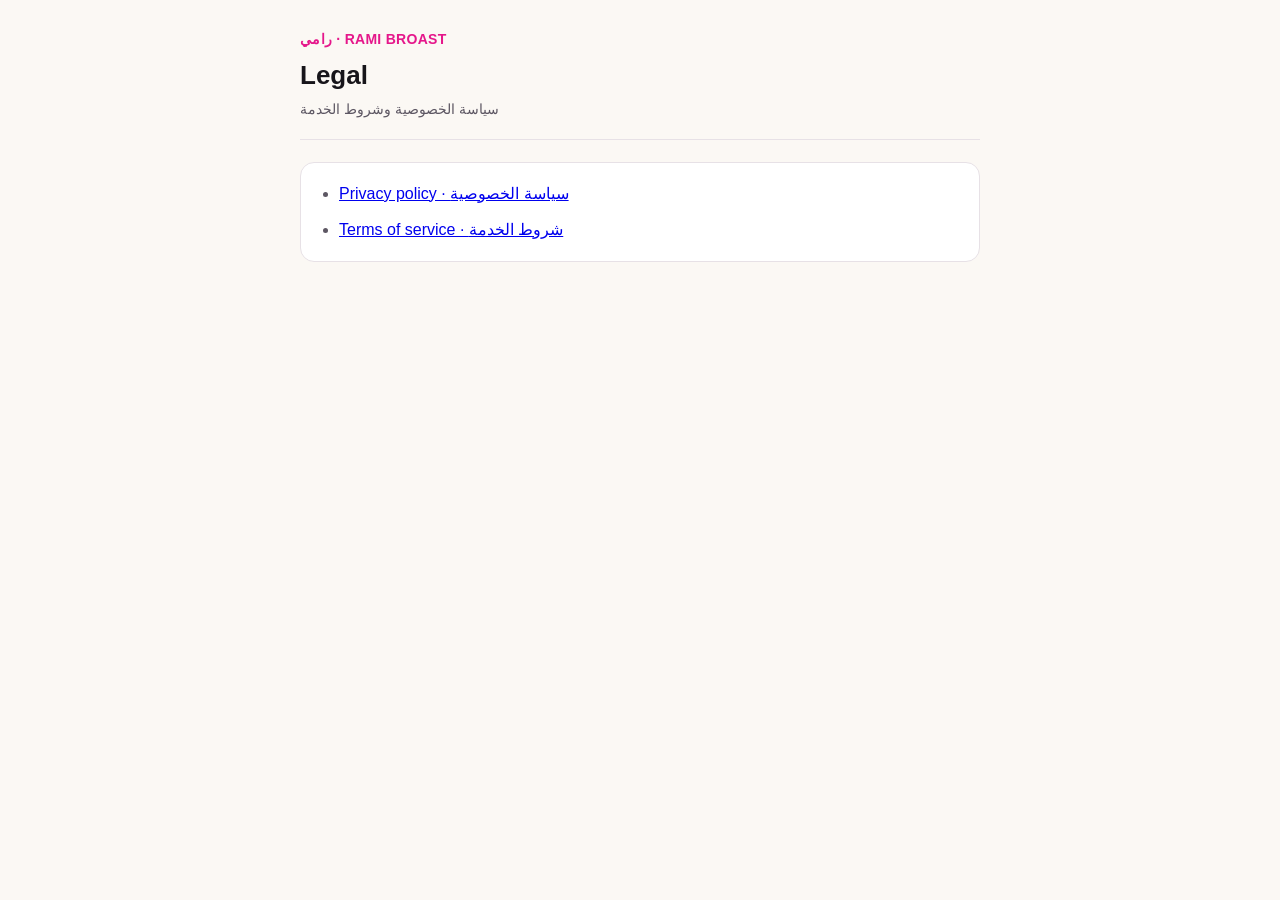
<file: legal/index.html>
<!doctype html>
<html lang="en">
  <head>
    <meta charset="utf-8" />
    <meta name="viewport" content="width=device-width, initial-scale=1" />
    <title>Legal — Rami Broast</title>
    <link rel="stylesheet" href="./style.css" />
  </head>
  <body>
    <div class="wrap">
      <header>
        <div class="brand">رامي · RAMI BROAST</div>
        <h1>Legal</h1>
        <p class="updated">سياسة الخصوصية وشروط الخدمة</p>
      </header>
      <div class="card">
        <ul>
          <li><a href="./privacy.html">Privacy policy · سياسة الخصوصية</a></li>
          <li><a href="./terms.html">Terms of service · شروط الخدمة</a></li>
        </ul>
      </div>
    </div>
  </body>
</html>
</file>
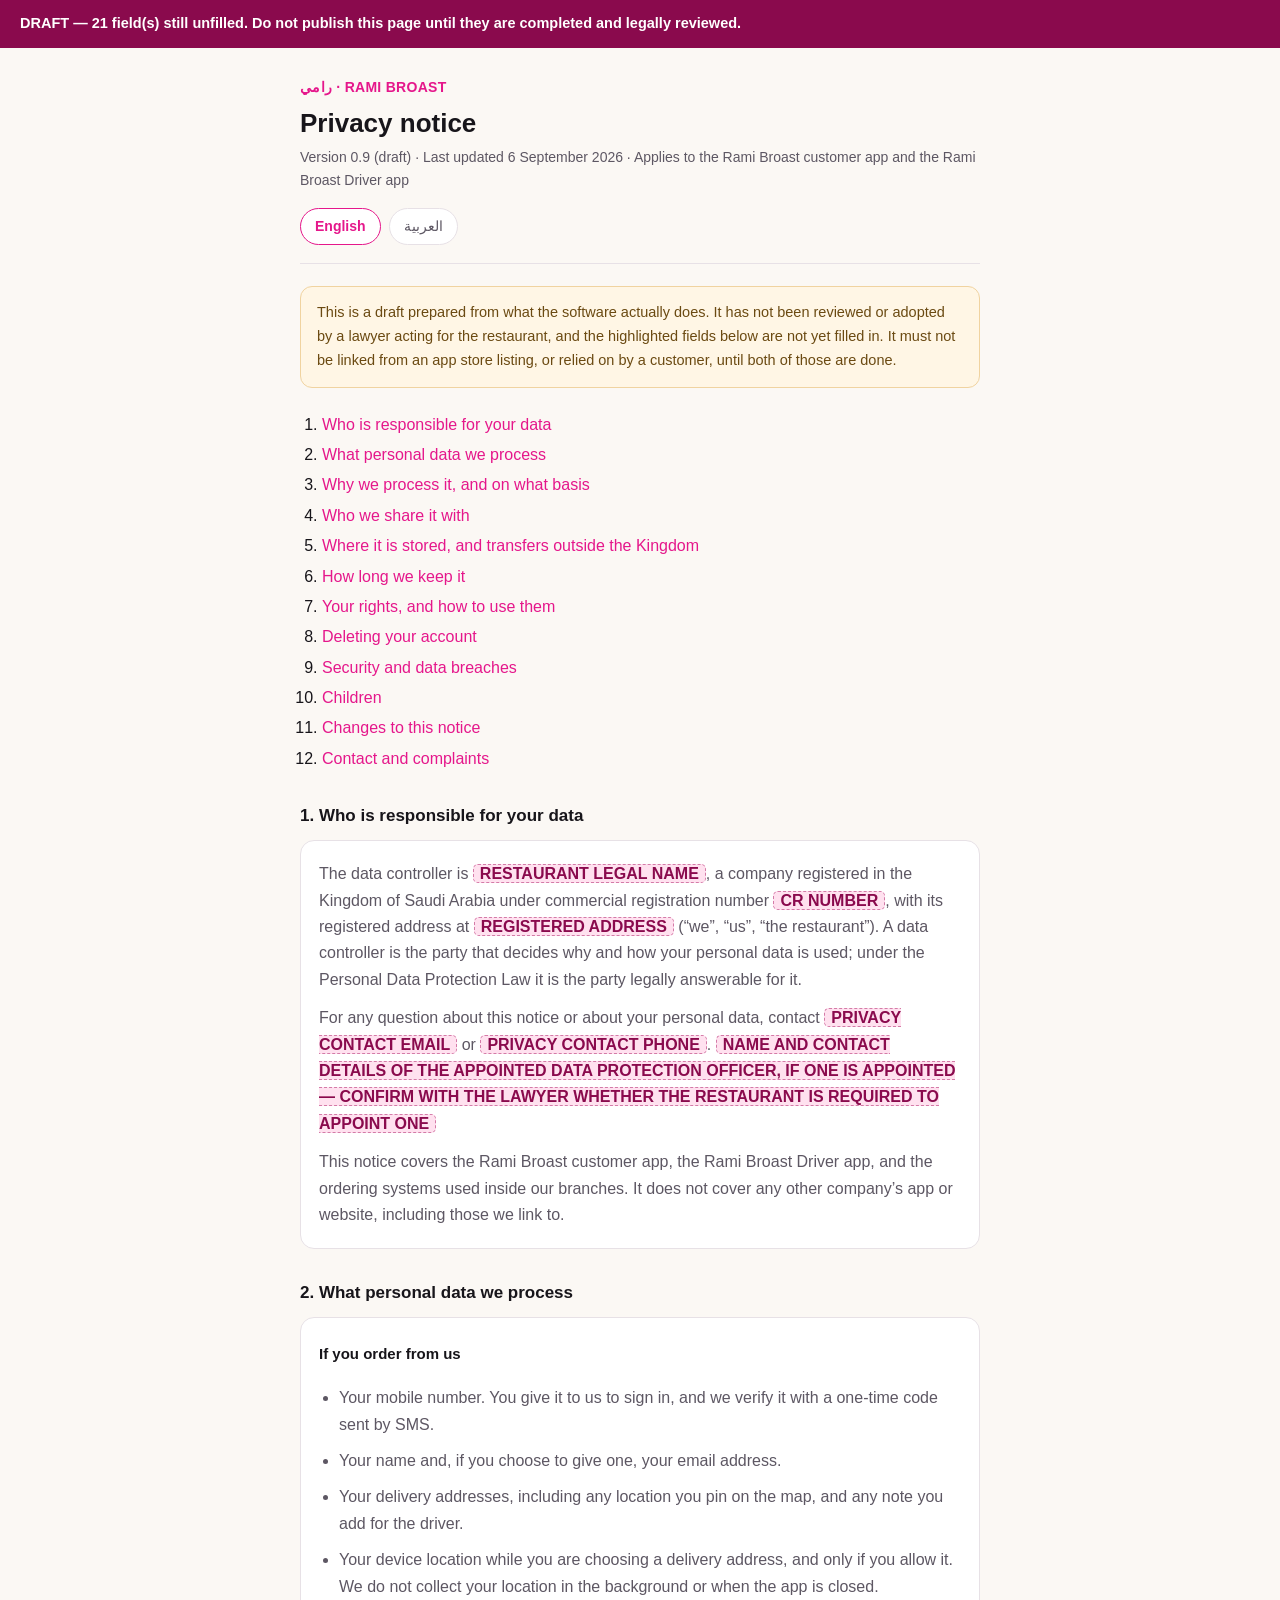
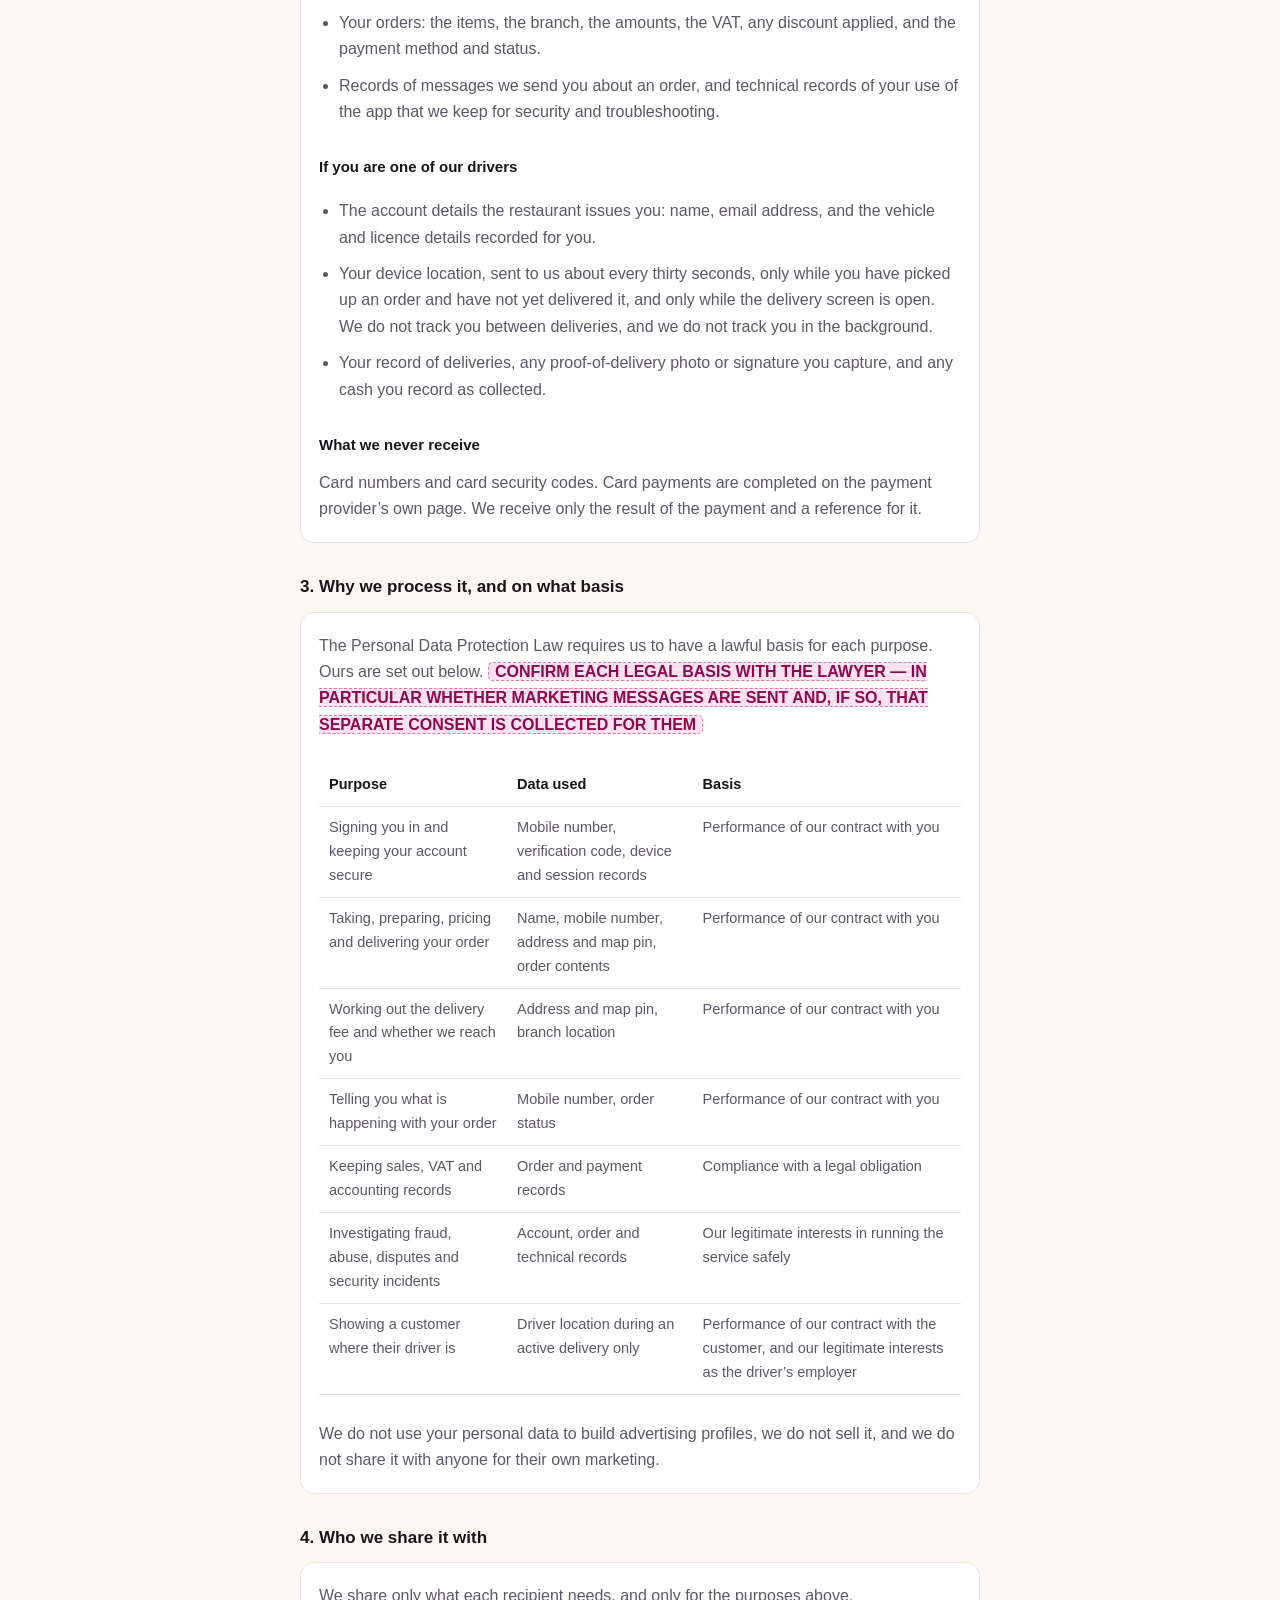
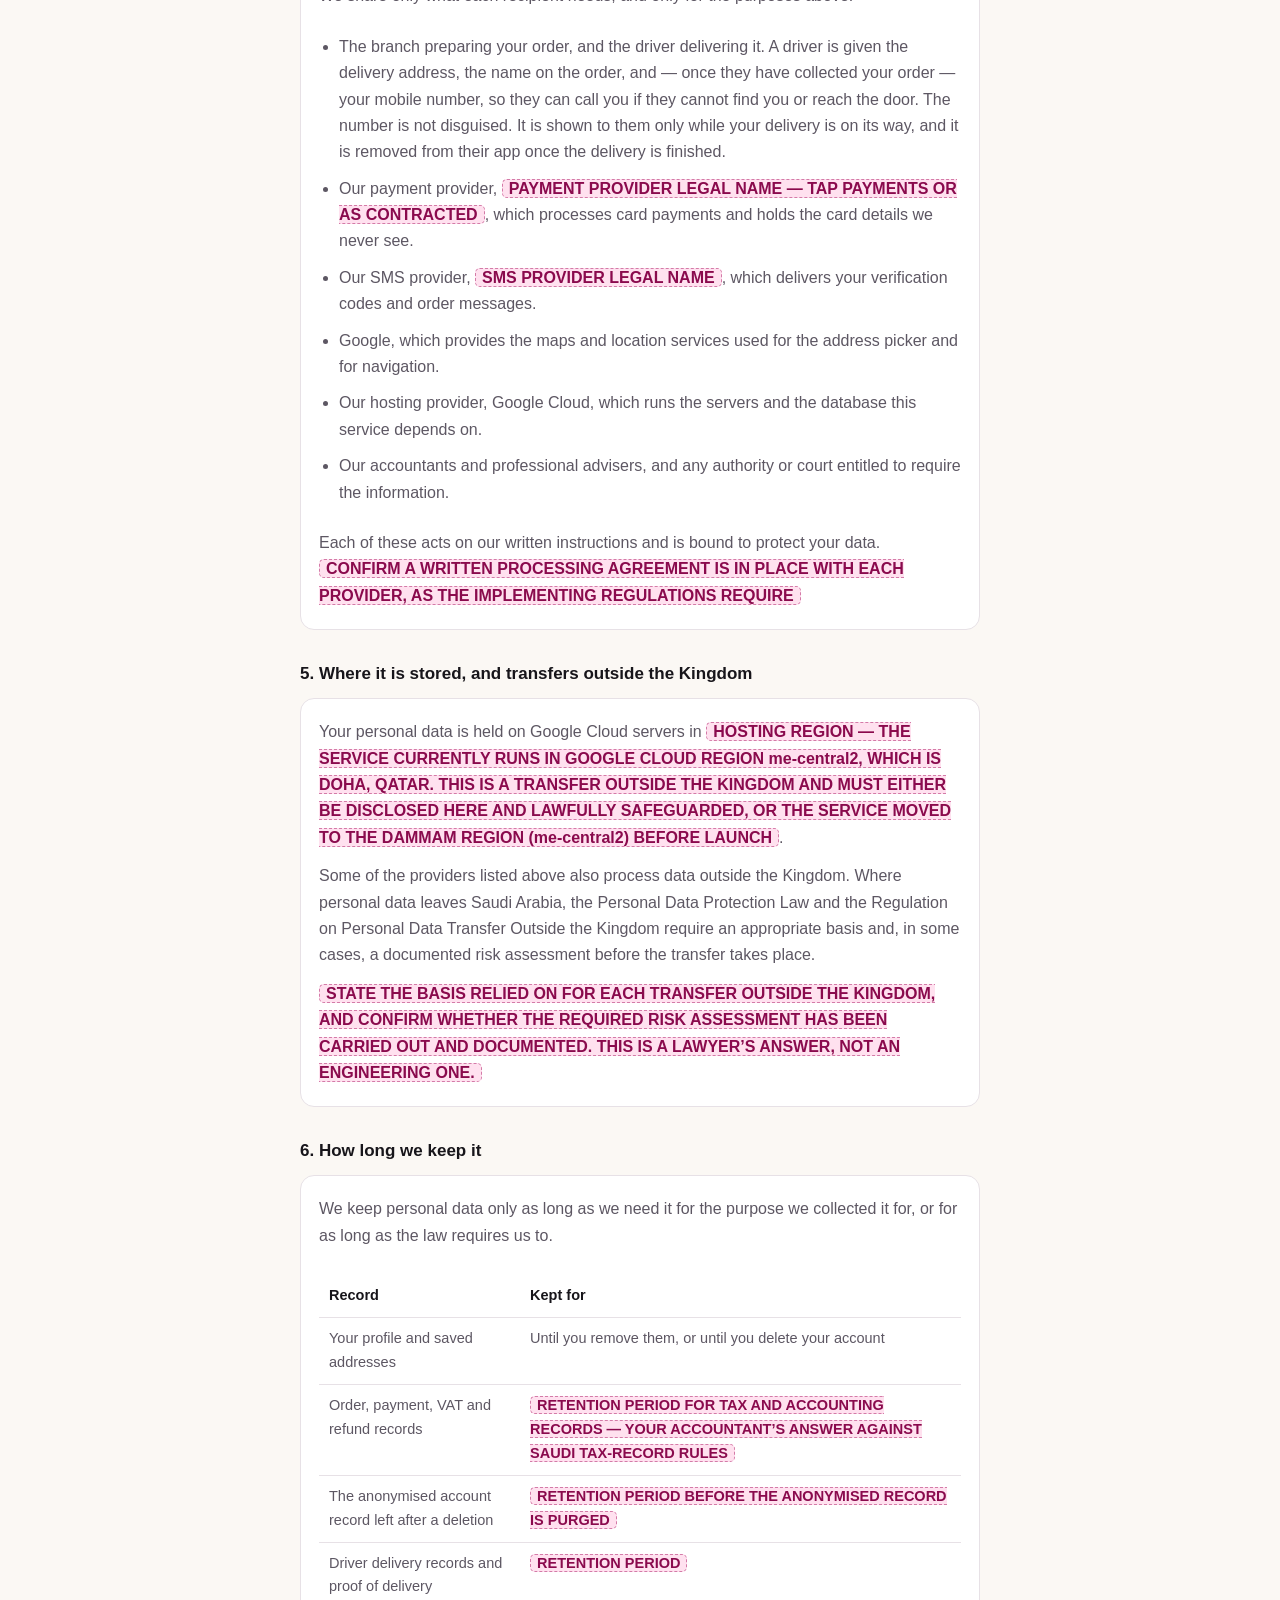
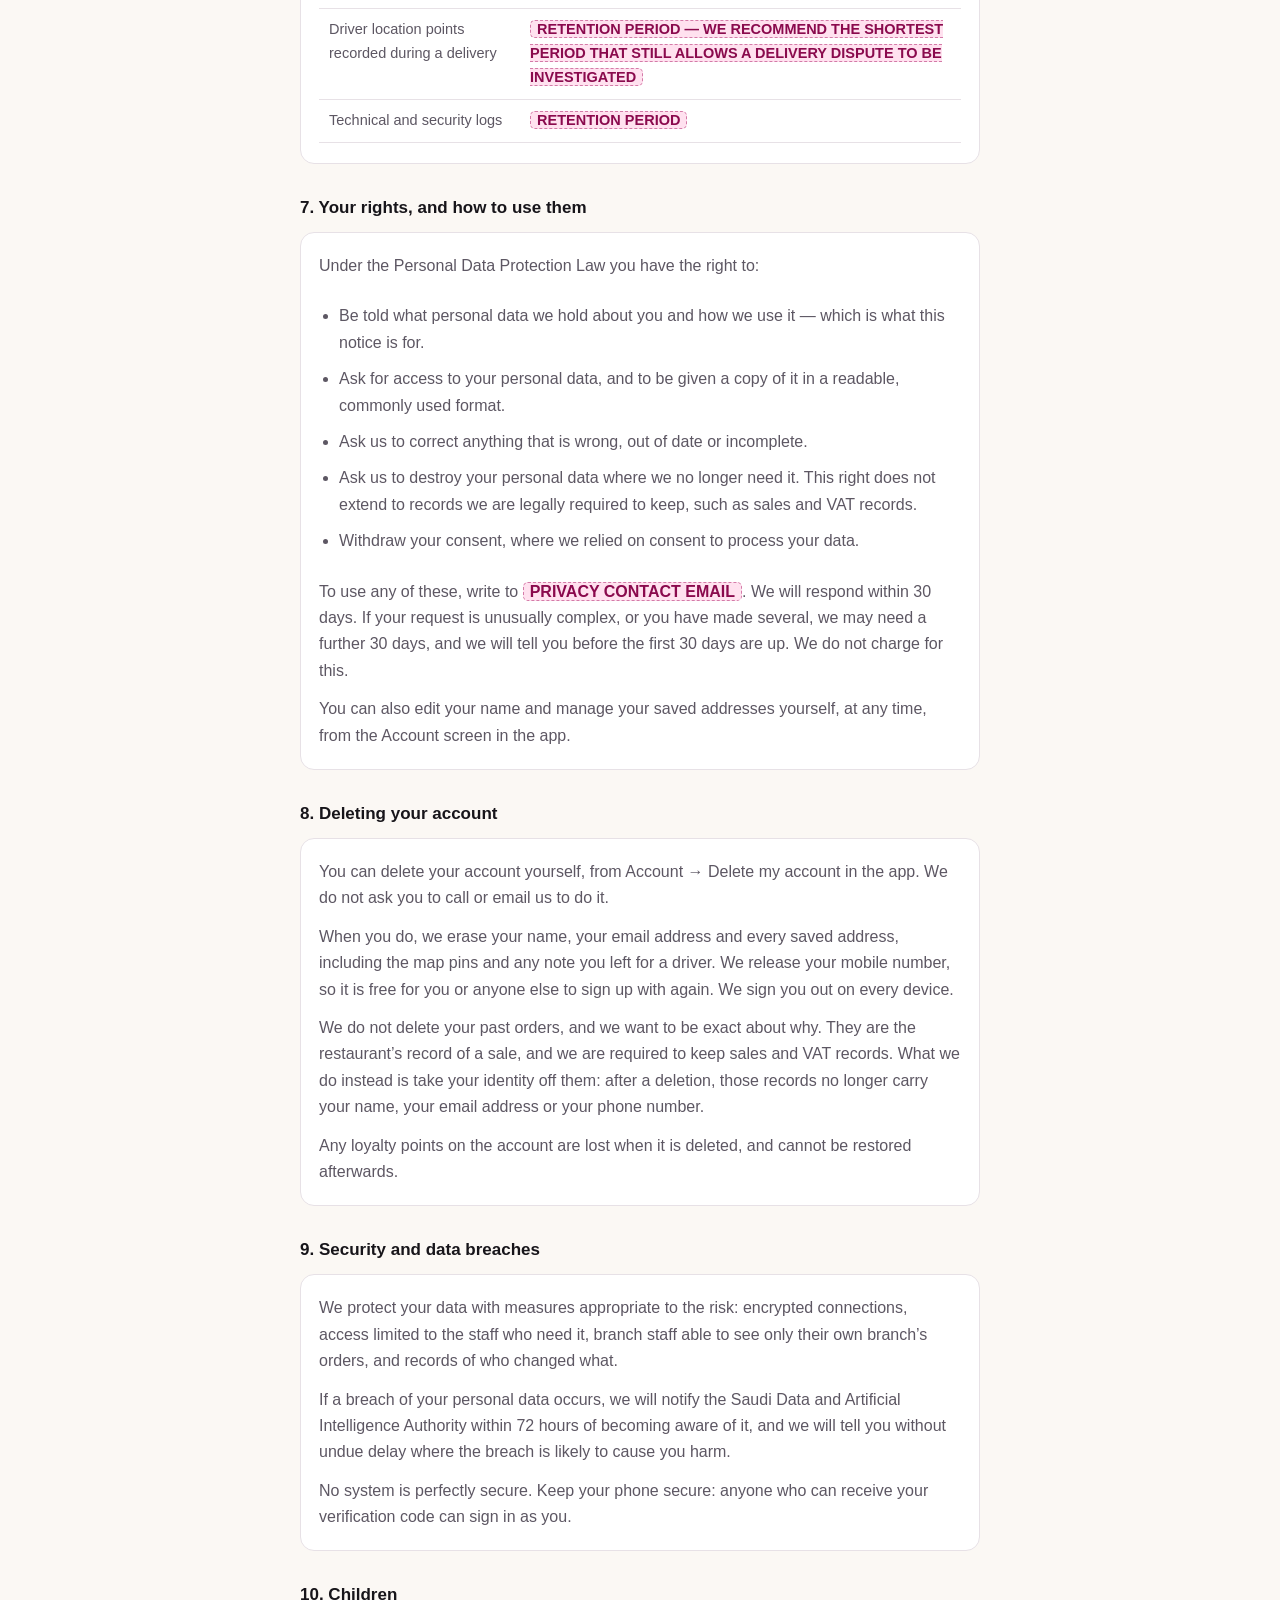
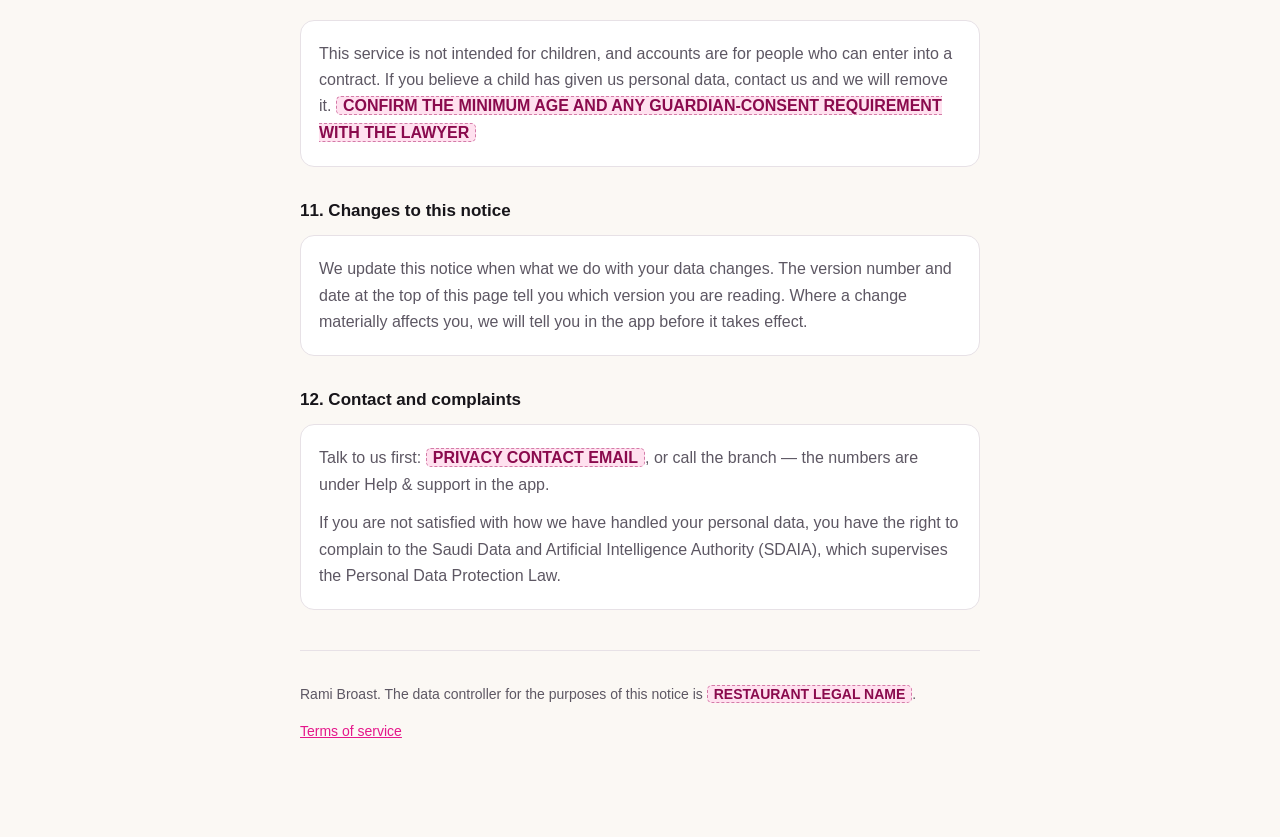
<file: legal/privacy.html>
<!doctype html>
<html lang="en">
  <head>
    <meta charset="utf-8" />
    <meta name="viewport" content="width=device-width, initial-scale=1" />
    <title>Privacy notice — Rami Broast</title>
    <link rel="stylesheet" href="./style.css" />
  </head>
  <body>
    <div class="wrap">
      <header>
        <div class="brand">رامي · RAMI BROAST</div>
        <h1 data-en="Privacy notice" data-ar="إشعار الخصوصية">Privacy notice</h1>
        <p
          class="updated"
          data-en="Version 0.9 (draft) · Last updated 6 September 2026 · Applies to the Rami Broast customer app and the Rami Broast Driver app"
          data-ar="النسخة ٠٫٩ (مسودة) · آخر تحديث ٦ سبتمبر ٢٠٢٦ · تسري على تطبيق رامي للعملاء وتطبيق رامي للسائقين"
        ></p>
        <div class="langs">
          <button type="button" data-lang="en" aria-pressed="true">English</button>
          <button type="button" data-lang="ar" aria-pressed="false">العربية</button>
        </div>
      </header>

      <p
        class="notice"
        data-en="This is a draft prepared from what the software actually does. It has not been reviewed or adopted by a lawyer acting for the restaurant, and the highlighted fields below are not yet filled in. It must not be linked from an app store listing, or relied on by a customer, until both of those are done."
        data-ar="هذه مسودة أُعدّت بناءً على ما يقوم به البرنامج فعليًا. ولم يراجعها أو يعتمدها محامٍ يمثّل المطعم، كما أن الحقول المظللة أدناه لم تُستكمل بعد. ولا يجوز ربطها من صفحة التطبيق في المتاجر ولا اعتماد العميل عليها قبل استكمال الأمرين."
      ></p>

      <nav class="toc">
        <ol>
          <li><a href="#who" data-en="Who is responsible for your data" data-ar="الجهة المسؤولة عن بياناتك"></a></li>
          <li><a href="#what" data-en="What personal data we process" data-ar="البيانات الشخصية التي نعالجها"></a></li>
          <li><a href="#why" data-en="Why we process it, and on what basis" data-ar="لماذا نعالجها، وعلى أي أساس"></a></li>
          <li><a href="#share" data-en="Who we share it with" data-ar="مع من نشاركها"></a></li>
          <li><a href="#where" data-en="Where it is stored, and transfers outside the Kingdom" data-ar="أين تُخزَّن، ونقلها خارج المملكة"></a></li>
          <li><a href="#keep" data-en="How long we keep it" data-ar="مدة الاحتفاظ بها"></a></li>
          <li><a href="#rights" data-en="Your rights, and how to use them" data-ar="حقوقك وكيفية ممارستها"></a></li>
          <li><a href="#deletion" data-en="Deleting your account" data-ar="حذف حسابك"></a></li>
          <li><a href="#security" data-en="Security and data breaches" data-ar="الأمن وحوادث تسريب البيانات"></a></li>
          <li><a href="#children" data-en="Children" data-ar="الأطفال"></a></li>
          <li><a href="#changes" data-en="Changes to this notice" data-ar="التعديلات على هذا الإشعار"></a></li>
          <li><a href="#contact" data-en="Contact and complaints" data-ar="التواصل والشكاوى"></a></li>
        </ol>
      </nav>

      <h2 id="who" data-en="1. Who is responsible for your data" data-ar="١. الجهة المسؤولة عن بياناتك"></h2>
      <div class="card">
        <p
          data-en="The data controller is [[ RESTAURANT LEGAL NAME ]], a company registered in the Kingdom of Saudi Arabia under commercial registration number [[ CR NUMBER ]], with its registered address at [[ REGISTERED ADDRESS ]] (“we”, “us”, “the restaurant”). A data controller is the party that decides why and how your personal data is used; under the Personal Data Protection Law it is the party legally answerable for it."
          data-ar="الجهة المتحكمة في البيانات هي [[ الاسم النظامي للمطعم ]]، وهي شركة مسجّلة في المملكة العربية السعودية بالسجل التجاري رقم [[ رقم السجل التجاري ]]، وعنوانها المسجّل [[ العنوان المسجّل ]] («نحن»، «المطعم»). والجهة المتحكمة هي الطرف الذي يحدد أغراض استخدام بياناتك الشخصية وطريقته، وهي بموجب نظام حماية البيانات الشخصية الطرف المسؤول عنها نظامًا."
        ></p>
        <p
          data-en="For any question about this notice or about your personal data, contact [[ PRIVACY CONTACT EMAIL ]] or [[ PRIVACY CONTACT PHONE ]]. [[ NAME AND CONTACT DETAILS OF THE APPOINTED DATA PROTECTION OFFICER, IF ONE IS APPOINTED — CONFIRM WITH THE LAWYER WHETHER THE RESTAURANT IS REQUIRED TO APPOINT ONE ]]"
          data-ar="لأي استفسار عن هذا الإشعار أو عن بياناتك الشخصية، تواصل عبر [[ البريد الإلكتروني للخصوصية ]] أو [[ هاتف التواصل للخصوصية ]]. [[ اسم مسؤول حماية البيانات وبيانات التواصل معه، إن وُجد — يُراجَع مع المحامي ما إذا كان تعيينه إلزاميًا على المطعم ]]"
        ></p>
        <p
          data-en="This notice covers the Rami Broast customer app, the Rami Broast Driver app, and the ordering systems used inside our branches. It does not cover any other company’s app or website, including those we link to."
          data-ar="يشمل هذا الإشعار تطبيق رامي للعملاء، وتطبيق رامي للسائقين، وأنظمة الطلبات المستخدمة داخل فروعنا. ولا يشمل أي تطبيق أو موقع لشركة أخرى، بما في ذلك ما نضع روابط له."
        ></p>
      </div>

      <h2 id="what" data-en="2. What personal data we process" data-ar="٢. البيانات الشخصية التي نعالجها"></h2>
      <div class="card">
        <h3 data-en="If you order from us" data-ar="إذا طلبت منّا"></h3>
        <ul>
          <li
            data-en="Your mobile number. You give it to us to sign in, and we verify it with a one-time code sent by SMS."
            data-ar="رقم جوالك. تزوّدنا به لتسجيل الدخول، ونتحقق منه برمز لمرة واحدة يُرسل برسالة نصية."
          ></li>
          <li
            data-en="Your name and, if you choose to give one, your email address."
            data-ar="اسمك، وبريدك الإلكتروني إن اخترت تزويدنا به."
          ></li>
          <li
            data-en="Your delivery addresses, including any location you pin on the map, and any note you add for the driver."
            data-ar="عناوين التوصيل الخاصة بك، بما في ذلك أي موقع تحدده على الخريطة، وأي ملاحظة تضيفها للسائق."
          ></li>
          <li
            data-en="Your device location while you are choosing a delivery address, and only if you allow it. We do not collect your location in the background or when the app is closed."
            data-ar="موقع جهازك أثناء اختيارك عنوان التوصيل، وبإذنك وحدك. ولا نجمع موقعك في الخلفية ولا عند إغلاق التطبيق."
          ></li>
          <li
            data-en="Your orders: the items, the branch, the amounts, the VAT, any discount applied, and the payment method and status."
            data-ar="طلباتك: الأصناف، والفرع، والمبالغ، وضريبة القيمة المضافة، وأي خصم مطبَّق، وطريقة الدفع وحالته."
          ></li>
          <li
            data-en="Records of messages we send you about an order, and technical records of your use of the app that we keep for security and troubleshooting."
            data-ar="سجلات الرسائل التي نرسلها إليك بشأن طلبك، وسجلات تقنية لاستخدامك التطبيق نحتفظ بها لأغراض الأمن ومعالجة الأعطال."
          ></li>
        </ul>

        <h3 data-en="If you are one of our drivers" data-ar="إذا كنت أحد سائقينا"></h3>
        <ul>
          <li
            data-en="The account details the restaurant issues you: name, email address, and the vehicle and licence details recorded for you."
            data-ar="بيانات الحساب التي يصدرها لك المطعم: الاسم، والبريد الإلكتروني، وبيانات المركبة والرخصة المسجّلة لك."
          ></li>
          <li
            data-en="Your device location, sent to us about every thirty seconds, only while you have picked up an order and have not yet delivered it, and only while the delivery screen is open. We do not track you between deliveries, and we do not track you in the background."
            data-ar="موقع جهازك، يُرسل إلينا كل ثلاثين ثانية تقريبًا، وذلك فقط بعد استلامك الطلب وقبل تسليمه، وفقط أثناء فتح شاشة التوصيل. ولا نتتبعك بين الطلبات، ولا نتتبعك في الخلفية."
          ></li>
          <li
            data-en="Your record of deliveries, any proof-of-delivery photo or signature you capture, and any cash you record as collected."
            data-ar="سجل توصيلاتك، وأي صورة أو توقيع تلتقطه كإثبات للتسليم، وأي مبالغ نقدية تسجّل تحصيلها."
          ></li>
        </ul>

        <h3 data-en="What we never receive" data-ar="ما لا نستلمه إطلاقًا"></h3>
        <p
          data-en="Card numbers and card security codes. Card payments are completed on the payment provider’s own page. We receive only the result of the payment and a reference for it."
          data-ar="أرقام البطاقات ورموز الأمان الخاصة بها. تُنفَّذ مدفوعات البطاقات على صفحة مزوّد الدفع نفسه، ولا نستلم سوى نتيجة العملية ورقمها المرجعي."
        ></p>
      </div>

      <h2 id="why" data-en="3. Why we process it, and on what basis" data-ar="٣. لماذا نعالجها، وعلى أي أساس"></h2>
      <div class="card">
        <p
          data-en="The Personal Data Protection Law requires us to have a lawful basis for each purpose. Ours are set out below. [[ CONFIRM EACH LEGAL BASIS WITH THE LAWYER — IN PARTICULAR WHETHER MARKETING MESSAGES ARE SENT AND, IF SO, THAT SEPARATE CONSENT IS COLLECTED FOR THEM ]]"
          data-ar="يوجب نظام حماية البيانات الشخصية وجود أساس نظامي لكل غرض من أغراض المعالجة، وفيما يلي أسسنا. [[ يُراجَع كل أساس نظامي مع المحامي — وبخاصة ما إذا كانت تُرسل رسائل تسويقية، وفي هذه الحالة يجب أخذ موافقة منفصلة عليها ]]"
        ></p>
        <div class="scroll">
          <table>
            <thead>
              <tr>
                <th data-en="Purpose" data-ar="الغرض"></th>
                <th data-en="Data used" data-ar="البيانات المستخدمة"></th>
                <th data-en="Basis" data-ar="الأساس"></th>
              </tr>
            </thead>
            <tbody>
              <tr>
                <td data-en="Signing you in and keeping your account secure" data-ar="تسجيل دخولك وحماية حسابك"></td>
                <td data-en="Mobile number, verification code, device and session records" data-ar="رقم الجوال، ورمز التحقق، وسجلات الجهاز والجلسة"></td>
                <td data-en="Performance of our contract with you" data-ar="تنفيذ العقد المبرم معك"></td>
              </tr>
              <tr>
                <td data-en="Taking, preparing, pricing and delivering your order" data-ar="استلام طلبك وتحضيره وتسعيره وتوصيله"></td>
                <td data-en="Name, mobile number, address and map pin, order contents" data-ar="الاسم، ورقم الجوال، والعنوان والموقع على الخريطة، ومحتويات الطلب"></td>
                <td data-en="Performance of our contract with you" data-ar="تنفيذ العقد المبرم معك"></td>
              </tr>
              <tr>
                <td data-en="Working out the delivery fee and whether we reach you" data-ar="احتساب رسوم التوصيل وتحديد ما إذا كنا نصل إليك"></td>
                <td data-en="Address and map pin, branch location" data-ar="العنوان والموقع على الخريطة، وموقع الفرع"></td>
                <td data-en="Performance of our contract with you" data-ar="تنفيذ العقد المبرم معك"></td>
              </tr>
              <tr>
                <td data-en="Telling you what is happening with your order" data-ar="إبلاغك بمستجدات طلبك"></td>
                <td data-en="Mobile number, order status" data-ar="رقم الجوال، وحالة الطلب"></td>
                <td data-en="Performance of our contract with you" data-ar="تنفيذ العقد المبرم معك"></td>
              </tr>
              <tr>
                <td data-en="Keeping sales, VAT and accounting records" data-ar="حفظ سجلات المبيعات وضريبة القيمة المضافة والسجلات المحاسبية"></td>
                <td data-en="Order and payment records" data-ar="سجلات الطلبات والمدفوعات"></td>
                <td data-en="Compliance with a legal obligation" data-ar="الامتثال لالتزام نظامي"></td>
              </tr>
              <tr>
                <td data-en="Investigating fraud, abuse, disputes and security incidents" data-ar="التحقيق في الاحتيال وإساءة الاستخدام والنزاعات والحوادث الأمنية"></td>
                <td data-en="Account, order and technical records" data-ar="سجلات الحساب والطلبات والسجلات التقنية"></td>
                <td data-en="Our legitimate interests in running the service safely" data-ar="مصلحتنا المشروعة في تشغيل الخدمة بأمان"></td>
              </tr>
              <tr>
                <td data-en="Showing a customer where their driver is" data-ar="إظهار موقع السائق للعميل"></td>
                <td data-en="Driver location during an active delivery only" data-ar="موقع السائق أثناء التوصيل النشط فقط"></td>
                <td data-en="Performance of our contract with the customer, and our legitimate interests as the driver’s employer" data-ar="تنفيذ العقد المبرم مع العميل، ومصلحتنا المشروعة بصفتنا جهة عمل السائق"></td>
              </tr>
            </tbody>
          </table>
        </div>
        <p
          data-en="We do not use your personal data to build advertising profiles, we do not sell it, and we do not share it with anyone for their own marketing."
          data-ar="لا نستخدم بياناتك الشخصية لبناء ملفات إعلانية، ولا نبيعها، ولا نشاركها مع أي جهة لأغراضها التسويقية."
        ></p>
      </div>

      <h2 id="share" data-en="4. Who we share it with" data-ar="٤. مع من نشاركها"></h2>
      <div class="card">
        <p
          data-en="We share only what each recipient needs, and only for the purposes above."
          data-ar="لا نشارك إلا القدر الذي يحتاجه كل متلقٍّ، وللأغراض المذكورة أعلاه فقط."
        ></p>
        <ul>
          <li
            data-en="The branch preparing your order, and the driver delivering it. A driver is given the delivery address, the name on the order, and — once they have collected your order — your mobile number, so they can call you if they cannot find you or reach the door. The number is not disguised. It is shown to them only while your delivery is on its way, and it is removed from their app once the delivery is finished."
            data-ar="الفرع الذي يحضّر طلبك، والسائق الذي يوصله. ويُزوَّد السائق بعنوان التوصيل وبالاسم المدوّن على الطلب، وبرقم جوالك بعد استلامه الطلب، ليتمكن من الاتصال بك إذا تعذّر عليه الوصول إليك أو إلى الباب. والرقم غير مُخفى، ويظهر له أثناء توصيل طلبك فقط، ويُزال من تطبيقه بمجرد اكتمال التوصيل."
          ></li>
          <li
            data-en="Our payment provider, [[ PAYMENT PROVIDER LEGAL NAME — TAP PAYMENTS OR AS CONTRACTED ]], which processes card payments and holds the card details we never see."
            data-ar="مزوّد الدفع لدينا، [[ الاسم النظامي لمزوّد الدفع — تاب للمدفوعات أو حسب التعاقد ]]، الذي ينفّذ مدفوعات البطاقات ويحتفظ ببيانات البطاقة التي لا نطّلع عليها."
          ></li>
          <li
            data-en="Our SMS provider, [[ SMS PROVIDER LEGAL NAME ]], which delivers your verification codes and order messages."
            data-ar="مزوّد الرسائل النصية لدينا، [[ الاسم النظامي لمزوّد الرسائل النصية ]]، الذي يوصل رموز التحقق ورسائل الطلبات إليك."
          ></li>
          <li
            data-en="Google, which provides the maps and location services used for the address picker and for navigation."
            data-ar="شركة قوقل، التي توفّر خدمات الخرائط والمواقع المستخدمة في تحديد العنوان وفي التوجيه الملاحي."
          ></li>
          <li
            data-en="Our hosting provider, Google Cloud, which runs the servers and the database this service depends on."
            data-ar="مزوّد الاستضافة لدينا، قوقل كلاود، الذي يشغّل الخوادم وقاعدة البيانات التي تعتمد عليها هذه الخدمة."
          ></li>
          <li
            data-en="Our accountants and professional advisers, and any authority or court entitled to require the information."
            data-ar="محاسبونا ومستشارونا المهنيون، وأي جهة مختصة أو محكمة يحق لها طلب المعلومات."
          ></li>
        </ul>
        <p
          data-en="Each of these acts on our written instructions and is bound to protect your data. [[ CONFIRM A WRITTEN PROCESSING AGREEMENT IS IN PLACE WITH EACH PROVIDER, AS THE IMPLEMENTING REGULATIONS REQUIRE ]]"
          data-ar="تعمل كل جهة منها بناءً على تعليماتنا المكتوبة وتلتزم بحماية بياناتك. [[ يُتحقَّق من وجود اتفاقية معالجة مكتوبة مع كل مزوّد، وفق ما تشترطه اللائحة التنفيذية ]]"
        ></p>
      </div>

      <h2 id="where" data-en="5. Where it is stored, and transfers outside the Kingdom" data-ar="٥. أين تُخزَّن، ونقلها خارج المملكة"></h2>
      <div class="card">
        <p
          data-en="Your personal data is held on Google Cloud servers in [[ HOSTING REGION — THE SERVICE CURRENTLY RUNS IN GOOGLE CLOUD REGION me-central2, WHICH IS DOHA, QATAR. THIS IS A TRANSFER OUTSIDE THE KINGDOM AND MUST EITHER BE DISCLOSED HERE AND LAWFULLY SAFEGUARDED, OR THE SERVICE MOVED TO THE DAMMAM REGION (me-central2) BEFORE LAUNCH ]]."
          data-ar="تُحفظ بياناتك الشخصية على خوادم قوقل كلاود في [[ نطاق الاستضافة — تعمل الخدمة حاليًا في نطاق قوقل كلاود me-central2، وهو الدوحة في قطر. ويُعدّ ذلك نقلًا خارج المملكة يجب الإفصاح عنه هنا وتوفير ضماناته النظامية، أو نقل الخدمة إلى نطاق الدمام (me-central2) قبل الإطلاق ]]."
        ></p>
        <p
          data-en="Some of the providers listed above also process data outside the Kingdom. Where personal data leaves Saudi Arabia, the Personal Data Protection Law and the Regulation on Personal Data Transfer Outside the Kingdom require an appropriate basis and, in some cases, a documented risk assessment before the transfer takes place."
          data-ar="كما تعالج بعض الجهات المذكورة أعلاه البيانات خارج المملكة. وعندما تغادر البيانات الشخصية المملكة العربية السعودية، يوجب نظام حماية البيانات الشخصية ولائحة نقل البيانات الشخصية خارج المملكة وجود أساس مناسب، وفي بعض الحالات تقييم مخاطر موثّق قبل إجراء النقل."
        ></p>
        <p
          data-en="[[ STATE THE BASIS RELIED ON FOR EACH TRANSFER OUTSIDE THE KINGDOM, AND CONFIRM WHETHER THE REQUIRED RISK ASSESSMENT HAS BEEN CARRIED OUT AND DOCUMENTED. THIS IS A LAWYER’S ANSWER, NOT AN ENGINEERING ONE. ]]"
          data-ar="[[ يُذكر الأساس المعتمد لكل عملية نقل خارج المملكة، ويُتحقَّق من إجراء تقييم المخاطر المطلوب وتوثيقه. وهذا شأن المحامي لا الجهة التقنية. ]]"
        ></p>
      </div>

      <h2 id="keep" data-en="6. How long we keep it" data-ar="٦. مدة الاحتفاظ بها"></h2>
      <div class="card">
        <p
          data-en="We keep personal data only as long as we need it for the purpose we collected it for, or for as long as the law requires us to."
          data-ar="نحتفظ بالبيانات الشخصية بالقدر اللازم للغرض الذي جُمعت من أجله فقط، أو للمدة التي يوجبها النظام."
        ></p>
        <div class="scroll">
          <table>
            <thead>
              <tr>
                <th data-en="Record" data-ar="السجل"></th>
                <th data-en="Kept for" data-ar="مدة الحفظ"></th>
              </tr>
            </thead>
            <tbody>
              <tr>
                <td data-en="Your profile and saved addresses" data-ar="ملفك الشخصي وعناوينك المحفوظة"></td>
                <td data-en="Until you remove them, or until you delete your account" data-ar="إلى أن تحذفها، أو إلى أن تحذف حسابك"></td>
              </tr>
              <tr>
                <td data-en="Order, payment, VAT and refund records" data-ar="سجلات الطلبات والمدفوعات وضريبة القيمة المضافة والمبالغ المستردة"></td>
                <td data-en="[[ RETENTION PERIOD FOR TAX AND ACCOUNTING RECORDS — YOUR ACCOUNTANT’S ANSWER AGAINST SAUDI TAX-RECORD RULES ]]" data-ar="[[ مدة حفظ السجلات الضريبية والمحاسبية — يحددها محاسبك وفق أنظمة حفظ السجلات الضريبية في المملكة ]]"></td>
              </tr>
              <tr>
                <td data-en="The anonymised account record left after a deletion" data-ar="سجل الحساب المجهّل المتبقي بعد الحذف"></td>
                <td data-en="[[ RETENTION PERIOD BEFORE THE ANONYMISED RECORD IS PURGED ]]" data-ar="[[ مدة الاحتفاظ بالسجل المجهّل قبل إتلافه ]]"></td>
              </tr>
              <tr>
                <td data-en="Driver delivery records and proof of delivery" data-ar="سجلات توصيل السائقين وإثباتات التسليم"></td>
                <td data-en="[[ RETENTION PERIOD ]]" data-ar="[[ مدة الحفظ ]]"></td>
              </tr>
              <tr>
                <td data-en="Driver location points recorded during a delivery" data-ar="نقاط موقع السائق المسجّلة أثناء التوصيل"></td>
                <td data-en="[[ RETENTION PERIOD — WE RECOMMEND THE SHORTEST PERIOD THAT STILL ALLOWS A DELIVERY DISPUTE TO BE INVESTIGATED ]]" data-ar="[[ مدة الحفظ — نوصي بأقصر مدة تتيح مع ذلك التحقيق في أي نزاع يتعلق بالتوصيل ]]"></td>
              </tr>
              <tr>
                <td data-en="Technical and security logs" data-ar="السجلات التقنية والأمنية"></td>
                <td data-en="[[ RETENTION PERIOD ]]" data-ar="[[ مدة الحفظ ]]"></td>
              </tr>
            </tbody>
          </table>
        </div>
      </div>

      <h2 id="rights" data-en="7. Your rights, and how to use them" data-ar="٧. حقوقك وكيفية ممارستها"></h2>
      <div class="card">
        <p
          data-en="Under the Personal Data Protection Law you have the right to:"
          data-ar="بموجب نظام حماية البيانات الشخصية، يحق لك:"
        ></p>
        <ul>
          <li
            data-en="Be told what personal data we hold about you and how we use it — which is what this notice is for."
            data-ar="أن تُعلم بالبيانات الشخصية التي نحتفظ بها عنك وكيفية استخدامنا لها — وهو الغرض من هذا الإشعار."
          ></li>
          <li
            data-en="Ask for access to your personal data, and to be given a copy of it in a readable, commonly used format."
            data-ar="أن تطلب الاطلاع على بياناتك الشخصية، والحصول على نسخة منها بصيغة مقروءة وشائعة الاستخدام."
          ></li>
          <li
            data-en="Ask us to correct anything that is wrong, out of date or incomplete."
            data-ar="أن تطلب تصحيح أي بيانات غير صحيحة أو غير محدّثة أو ناقصة."
          ></li>
          <li
            data-en="Ask us to destroy your personal data where we no longer need it. This right does not extend to records we are legally required to keep, such as sales and VAT records."
            data-ar="أن تطلب إتلاف بياناتك الشخصية متى لم تعد لازمة لنا. ولا يمتد هذا الحق إلى السجلات التي يوجب النظام حفظها، كسجلات المبيعات وضريبة القيمة المضافة."
          ></li>
          <li
            data-en="Withdraw your consent, where we relied on consent to process your data."
            data-ar="أن تسحب موافقتك، متى كانت المعالجة قائمة على الموافقة."
          ></li>
        </ul>
        <p
          data-en="To use any of these, write to [[ PRIVACY CONTACT EMAIL ]]. We will respond within 30 days. If your request is unusually complex, or you have made several, we may need a further 30 days, and we will tell you before the first 30 days are up. We do not charge for this."
          data-ar="لممارسة أي من هذه الحقوق، راسلنا على [[ البريد الإلكتروني للخصوصية ]]. وسنرد خلال ثلاثين يومًا. وإذا كان طلبك بالغ التعقيد، أو تقدّمت بعدة طلبات، فقد نحتاج إلى ثلاثين يومًا إضافية، وسنخطرك بذلك قبل انقضاء المدة الأولى. ولا نتقاضى مقابلًا عن ذلك."
        ></p>
        <p
          data-en="You can also edit your name and manage your saved addresses yourself, at any time, from the Account screen in the app."
          data-ar="كما يمكنك تعديل اسمك وإدارة عناوينك المحفوظة بنفسك في أي وقت من شاشة الحساب في التطبيق."
        ></p>
      </div>

      <h2 id="deletion" data-en="8. Deleting your account" data-ar="٨. حذف حسابك"></h2>
      <div class="card">
        <p
          data-en="You can delete your account yourself, from Account → Delete my account in the app. We do not ask you to call or email us to do it."
          data-ar="يمكنك حذف حسابك بنفسك من: الحساب ← حذف حسابي داخل التطبيق. ولا نطالبك بالاتصال بنا أو مراسلتنا لإتمام ذلك."
        ></p>
        <p
          data-en="When you do, we erase your name, your email address and every saved address, including the map pins and any note you left for a driver. We release your mobile number, so it is free for you or anyone else to sign up with again. We sign you out on every device."
          data-ar="وعند قيامك بذلك، نمسح اسمك وبريدك الإلكتروني وجميع عناوينك المحفوظة، بما فيها المواقع على الخريطة وأي ملاحظة تركتها للسائق. ونحرّر رقم جوالك ليصبح متاحًا لك أو لغيرك للتسجيل به من جديد. ونسجّل خروجك من جميع أجهزتك."
        ></p>
        <p
          data-en="We do not delete your past orders, and we want to be exact about why. They are the restaurant’s record of a sale, and we are required to keep sales and VAT records. What we do instead is take your identity off them: after a deletion, those records no longer carry your name, your email address or your phone number."
          data-ar="ولا نحذف طلباتك السابقة، ونودّ أن نكون دقيقين في بيان السبب: فهي سجل المطعم للمبيعات، ونحن ملزمون بحفظ سجلات المبيعات وضريبة القيمة المضافة. وما نفعله بدلًا من ذلك هو إزالة هويتك منها: فبعد الحذف لا تحمل تلك السجلات اسمك ولا بريدك الإلكتروني ولا رقم جوالك."
        ></p>
        <p
          data-en="Any loyalty points on the account are lost when it is deleted, and cannot be restored afterwards."
          data-ar="وتفقد أي نقاط ولاء في الحساب عند حذفه، ولا يمكن استعادتها بعد ذلك."
        ></p>
      </div>

      <h2 id="security" data-en="9. Security and data breaches" data-ar="٩. الأمن وحوادث تسريب البيانات"></h2>
      <div class="card">
        <p
          data-en="We protect your data with measures appropriate to the risk: encrypted connections, access limited to the staff who need it, branch staff able to see only their own branch’s orders, and records of who changed what."
          data-ar="نحمي بياناتك بتدابير تتناسب مع المخاطر: اتصالات مشفّرة، ووصول مقصور على الموظفين الذين يحتاجونه، وموظفو الفرع لا يرون إلا طلبات فرعهم، وسجلات لمن غيّر ماذا."
        ></p>
        <p
          data-en="If a breach of your personal data occurs, we will notify the Saudi Data and Artificial Intelligence Authority within 72 hours of becoming aware of it, and we will tell you without undue delay where the breach is likely to cause you harm."
          data-ar="وفي حال وقوع تسريب لبياناتك الشخصية، سنخطر الهيئة السعودية للبيانات والذكاء الاصطناعي خلال ٧٢ ساعة من علمنا به، وسنخطرك دون تأخير غير مبرر متى كان التسريب مرجّح الإضرار بك."
        ></p>
        <p
          data-en="No system is perfectly secure. Keep your phone secure: anyone who can receive your verification code can sign in as you."
          data-ar="ولا يوجد نظام آمن تمامًا. فحافظ على أمان جوالك: فكل من يستطيع استلام رمز التحقق الخاص بك يستطيع الدخول باسمك."
        ></p>
      </div>

      <h2 id="children" data-en="10. Children" data-ar="١٠. الأطفال"></h2>
      <div class="card">
        <p
          data-en="This service is not intended for children, and accounts are for people who can enter into a contract. If you believe a child has given us personal data, contact us and we will remove it. [[ CONFIRM THE MINIMUM AGE AND ANY GUARDIAN-CONSENT REQUIREMENT WITH THE LAWYER ]]"
          data-ar="هذه الخدمة غير موجّهة للأطفال، والحسابات مخصّصة لمن تتوافر فيهم أهلية التعاقد. وإذا كنت ترى أن طفلًا زوّدنا ببيانات شخصية، فتواصل معنا وسنزيلها. [[ يُحدَّد السن الأدنى وأي اشتراط لموافقة ولي الأمر بالتشاور مع المحامي ]]"
        ></p>
      </div>

      <h2 id="changes" data-en="11. Changes to this notice" data-ar="١١. التعديلات على هذا الإشعار"></h2>
      <div class="card">
        <p
          data-en="We update this notice when what we do with your data changes. The version number and date at the top of this page tell you which version you are reading. Where a change materially affects you, we will tell you in the app before it takes effect."
          data-ar="نحدّث هذا الإشعار عند تغيّر ما نفعله ببياناتك. ويدل رقم النسخة والتاريخ في أعلى الصفحة على النسخة التي تقرؤها. وعندما يؤثر التعديل فيك تأثيرًا جوهريًا، سنخطرك داخل التطبيق قبل نفاذه."
        ></p>
      </div>

      <h2 id="contact" data-en="12. Contact and complaints" data-ar="١٢. التواصل والشكاوى"></h2>
      <div class="card">
        <p
          data-en="Talk to us first: [[ PRIVACY CONTACT EMAIL ]], or call the branch — the numbers are under Help & support in the app."
          data-ar="تواصل معنا أولًا عبر [[ البريد الإلكتروني للخصوصية ]]، أو اتصل بالفرع؛ وتجد الأرقام في «المساعدة والدعم» داخل التطبيق."
        ></p>
        <p
          data-en="If you are not satisfied with how we have handled your personal data, you have the right to complain to the Saudi Data and Artificial Intelligence Authority (SDAIA), which supervises the Personal Data Protection Law."
          data-ar="وإذا لم تكن راضيًا عن طريقة تعاملنا مع بياناتك الشخصية، فلك الحق في تقديم شكوى إلى الهيئة السعودية للبيانات والذكاء الاصطناعي (سدايا)، وهي الجهة المشرفة على تطبيق نظام حماية البيانات الشخصية."
        ></p>
      </div>

      <footer>
        <p
          data-en="Rami Broast. The data controller for the purposes of this notice is [[ RESTAURANT LEGAL NAME ]]."
          data-ar="رامي. الجهة المتحكمة في البيانات لأغراض هذا الإشعار هي [[ الاسم النظامي للمطعم ]]."
        ></p>
        <p><a href="./terms.html" data-en="Terms of service" data-ar="شروط الخدمة"></a></p>
      </footer>
    </div>

    <script src="./legal.js"></script>
  </body>
</html>
</file>
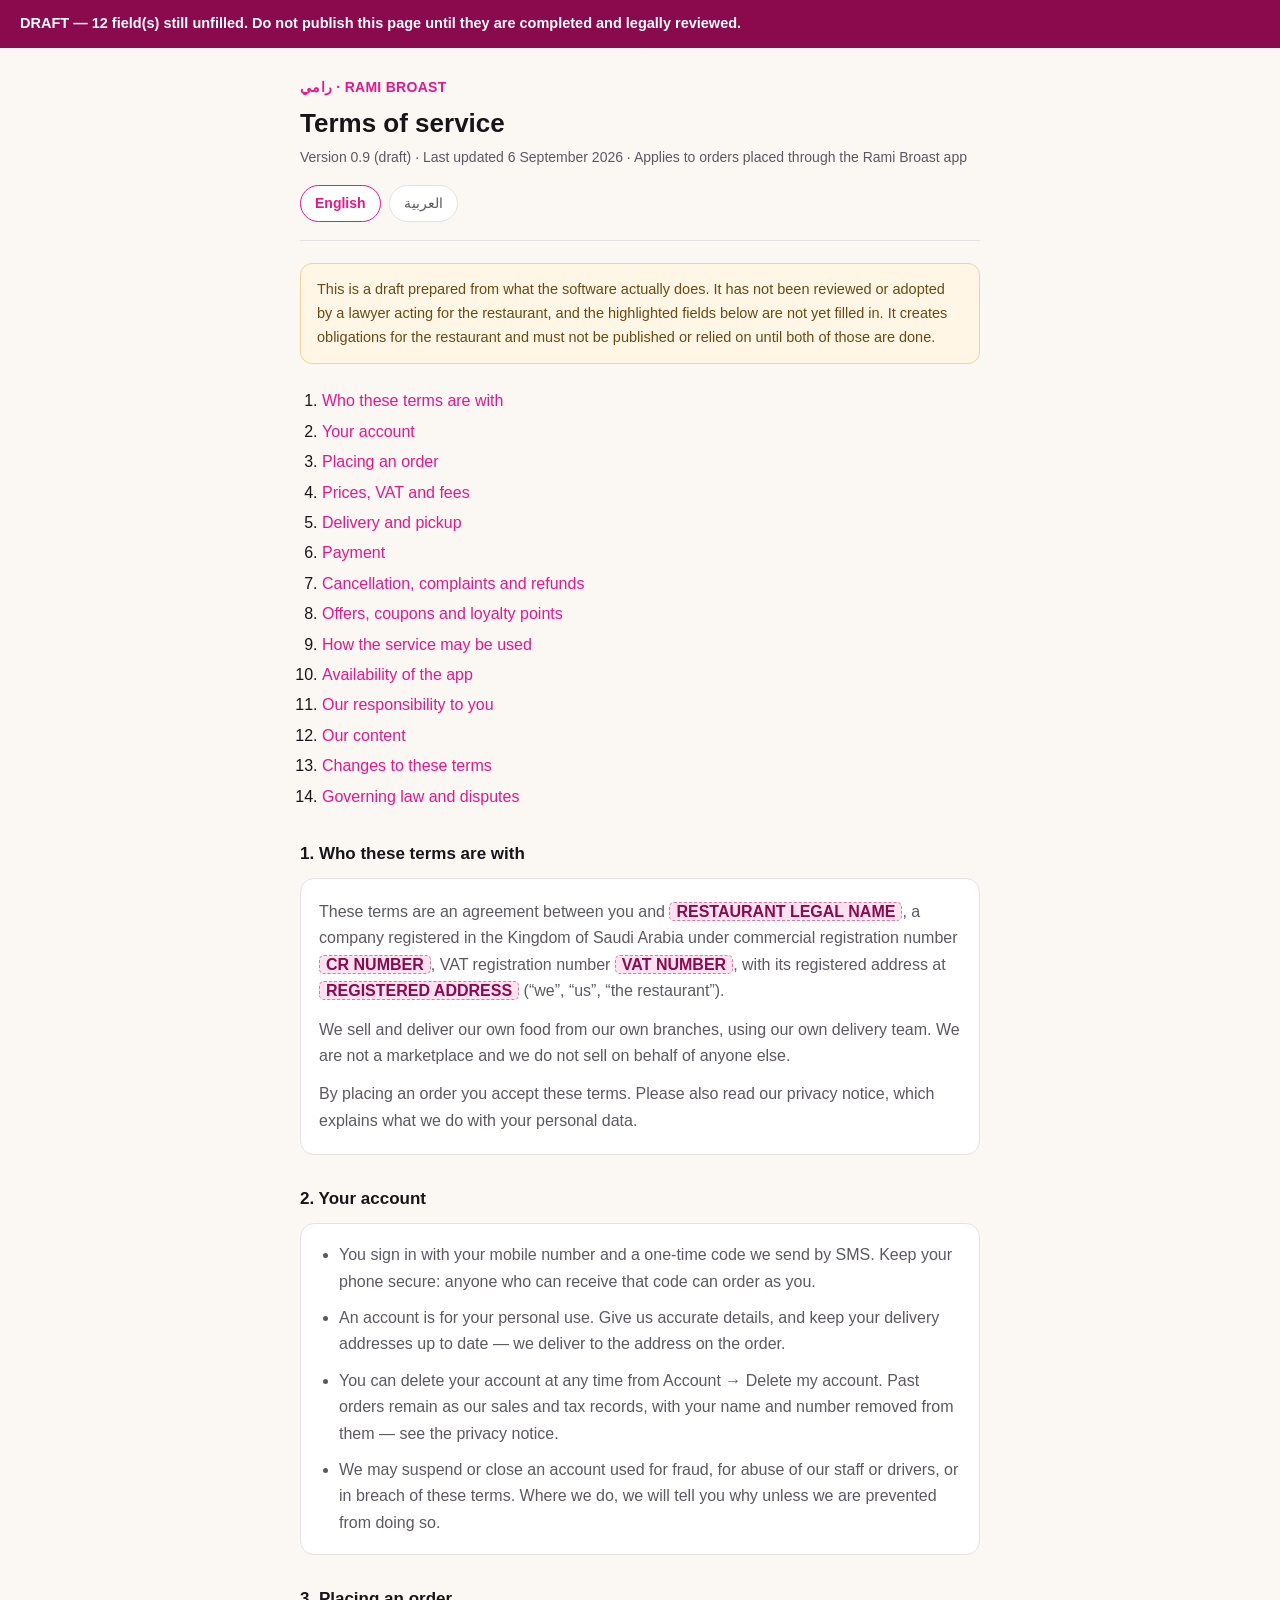
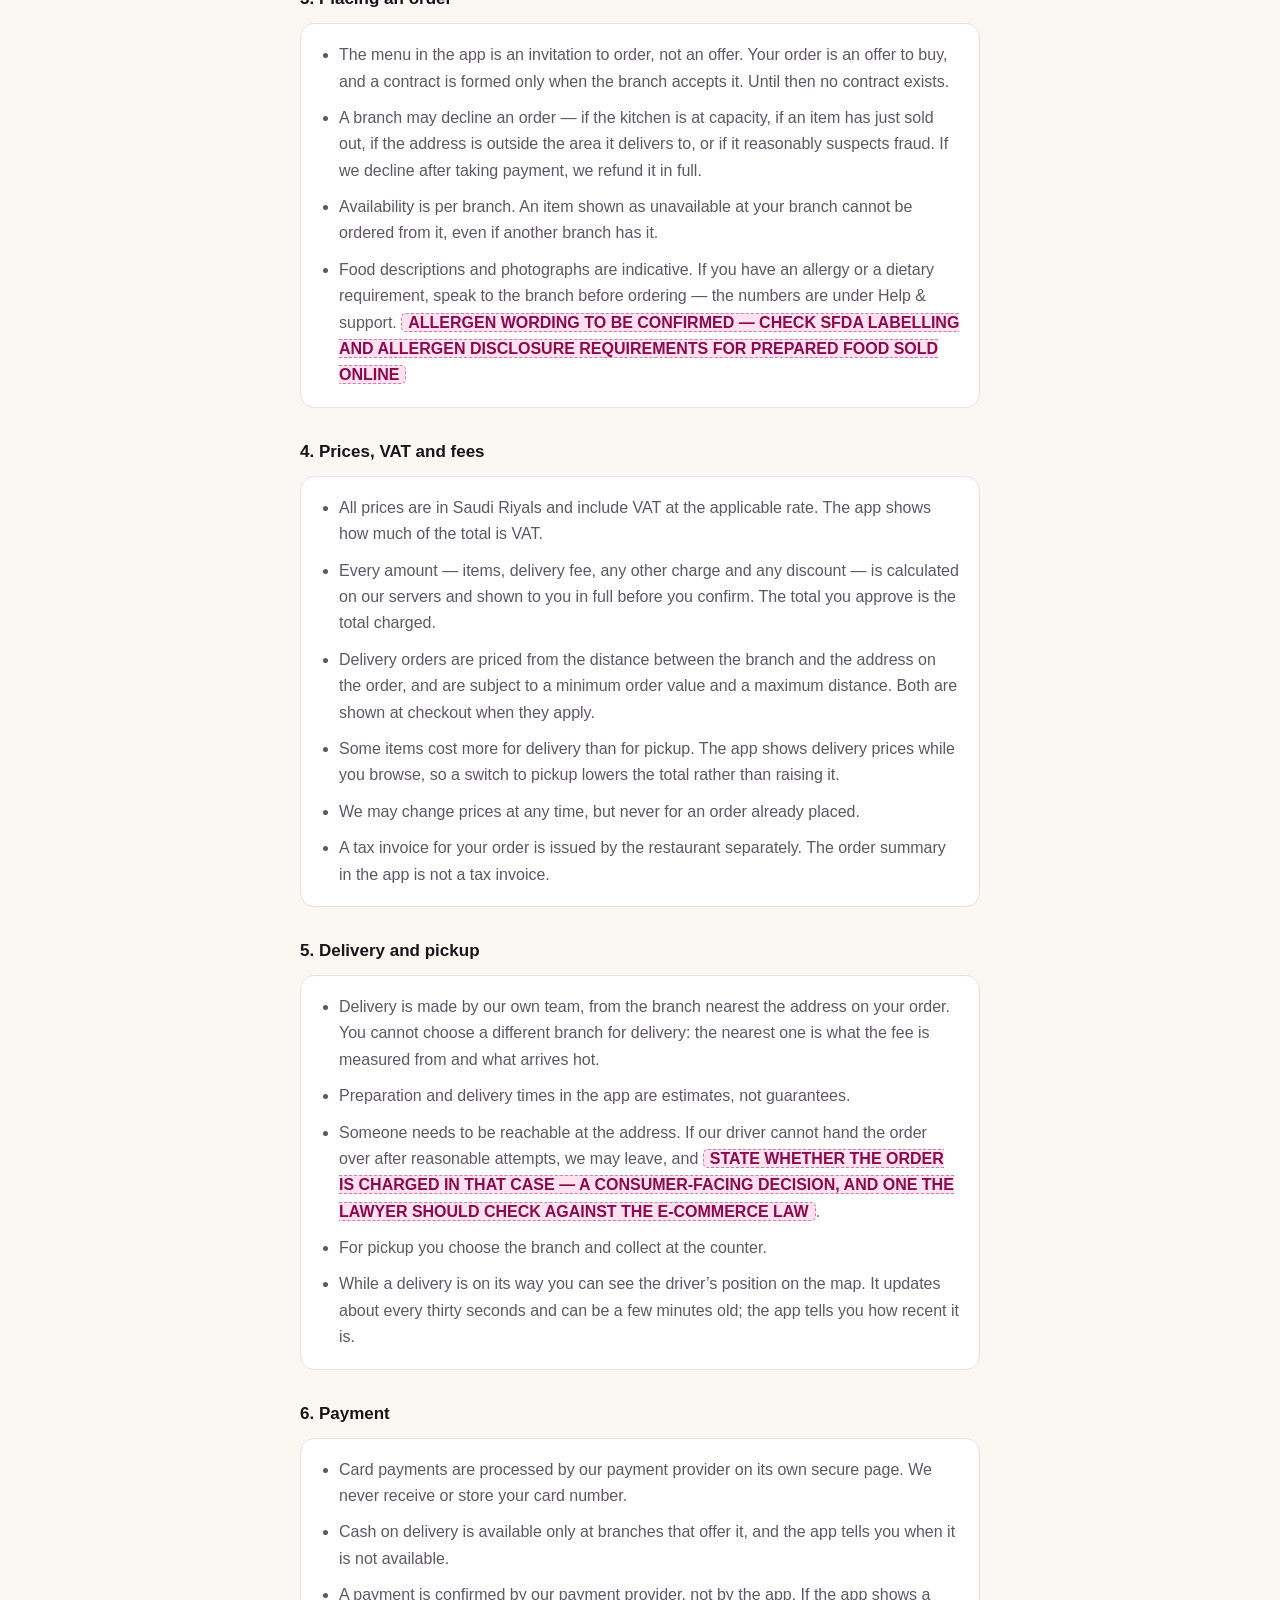
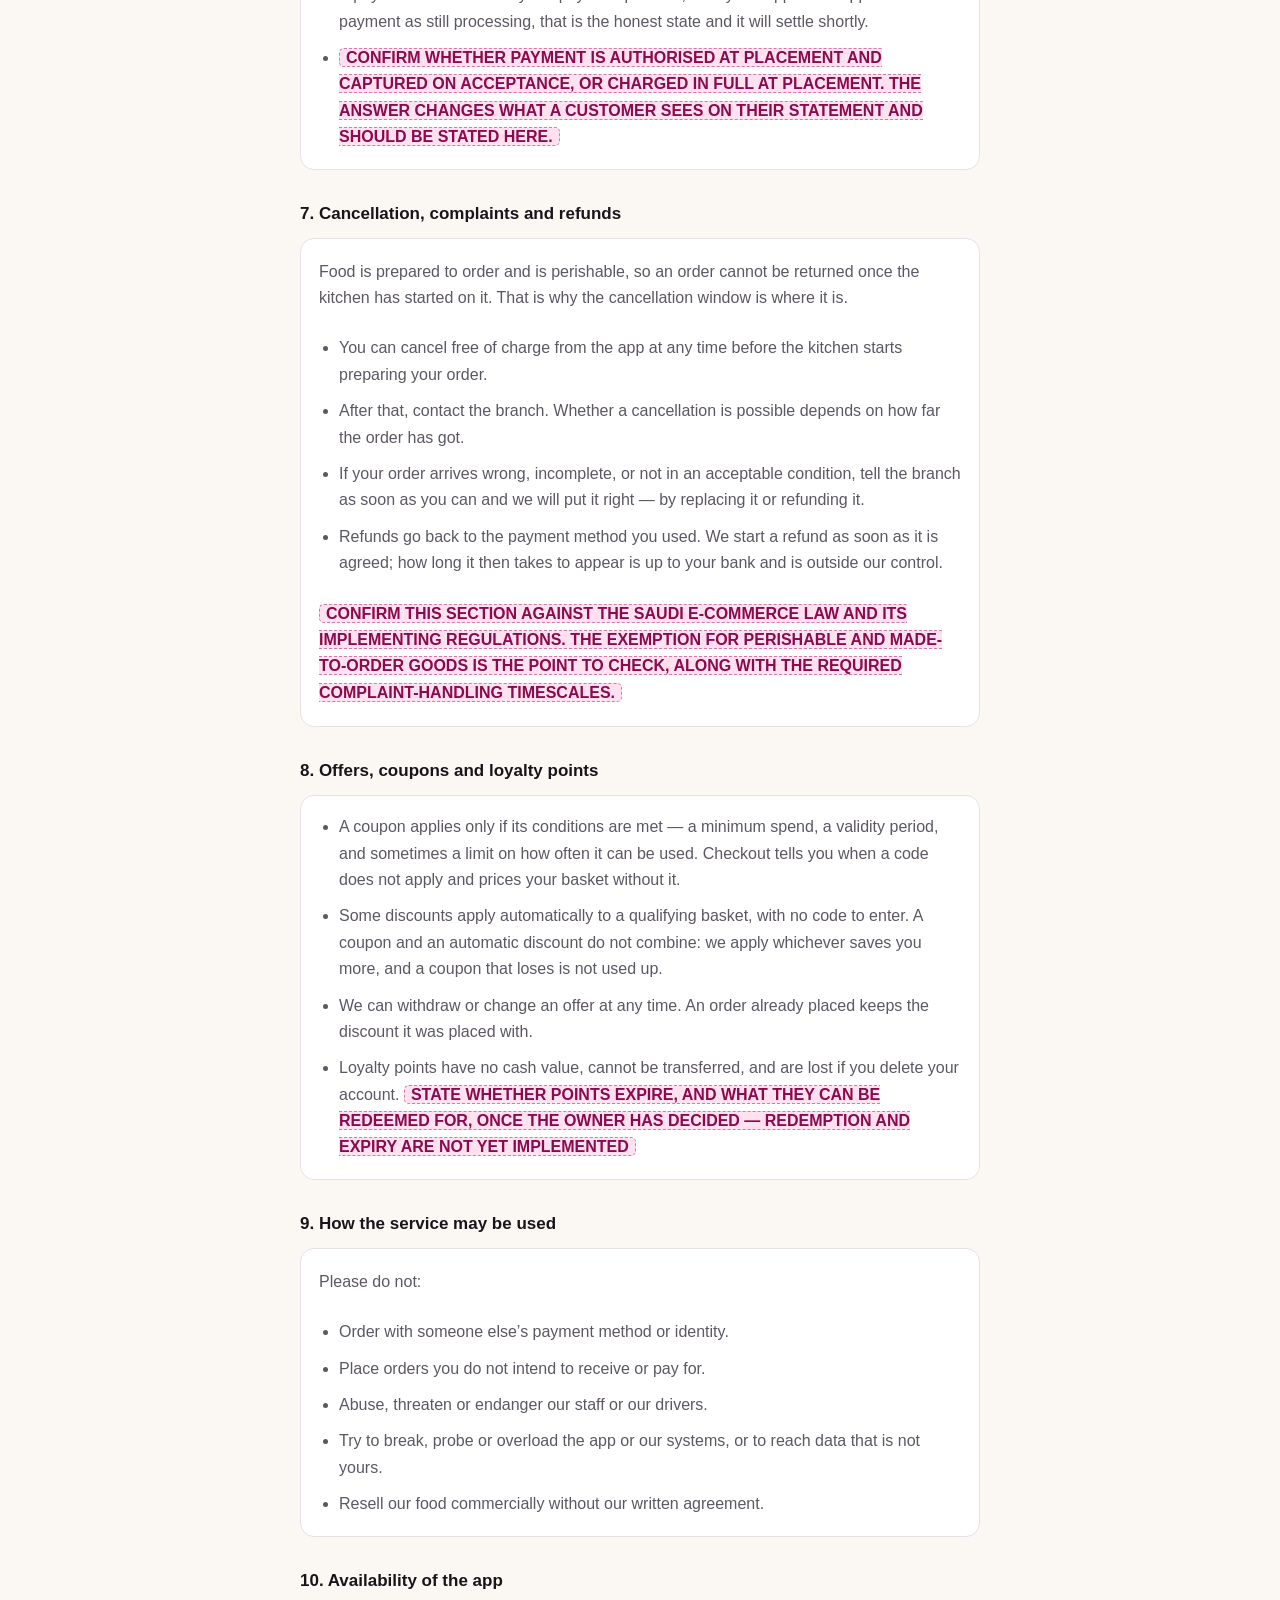
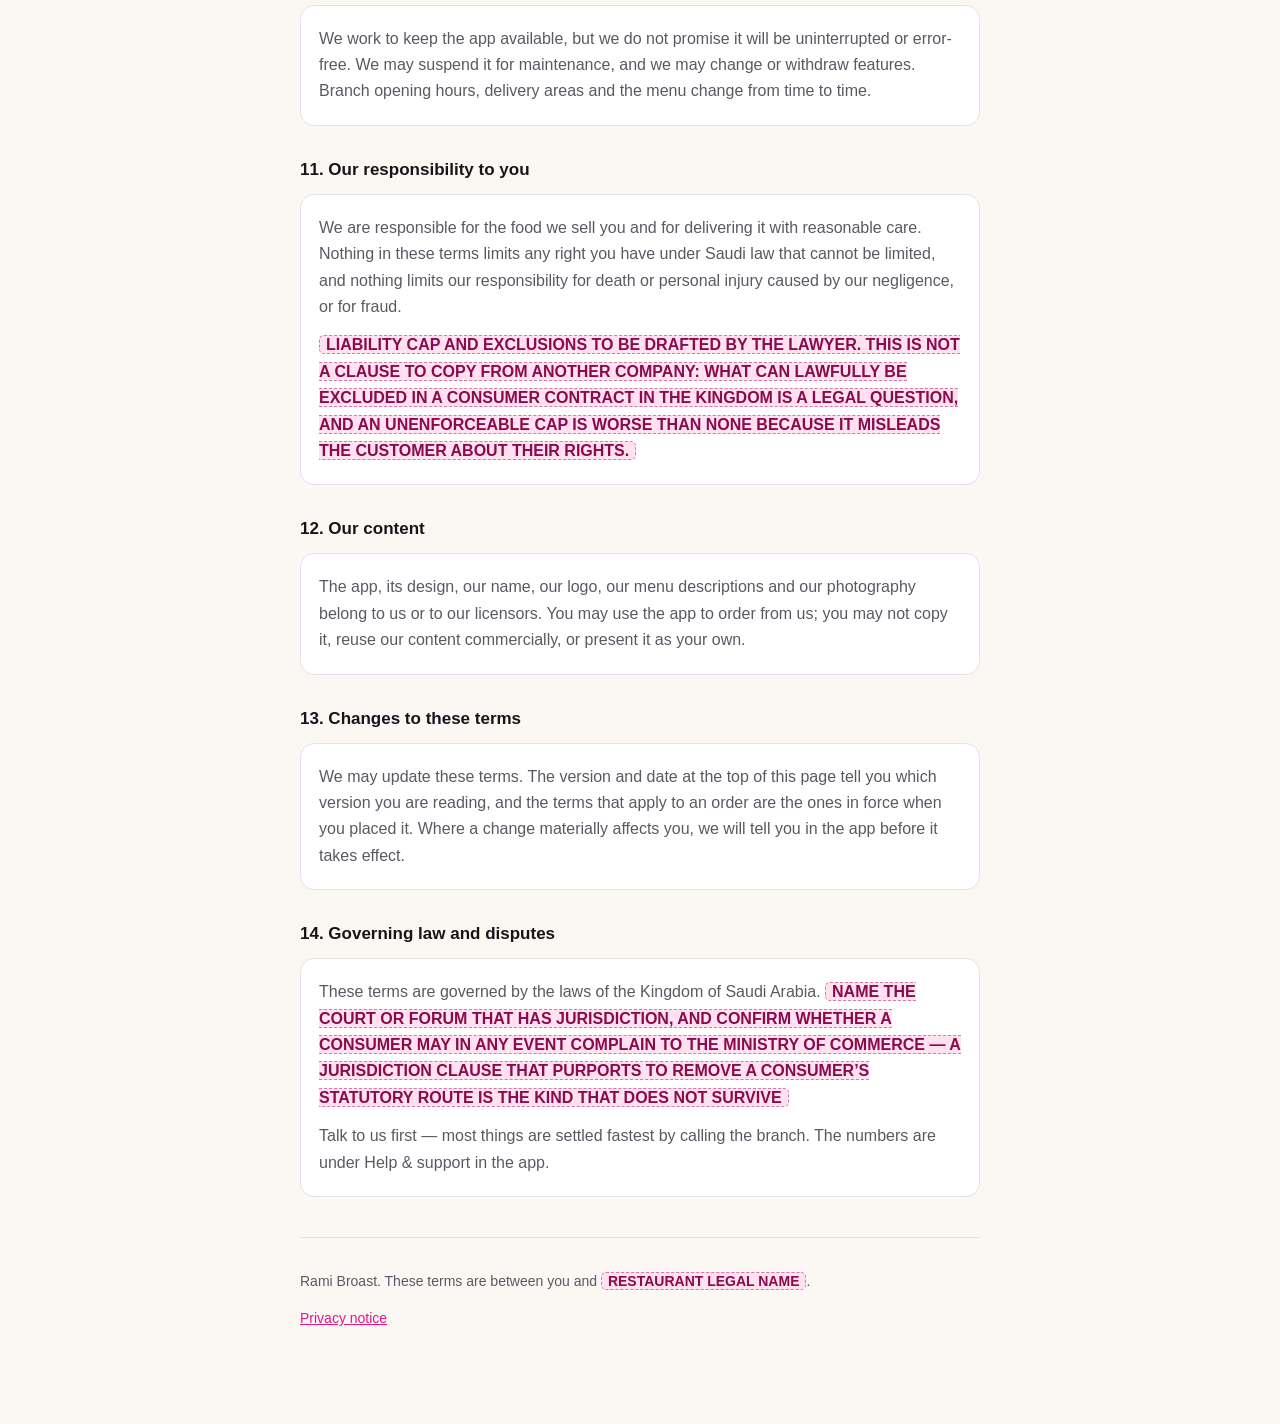
<file: legal/terms.html>
<!doctype html>
<html lang="en">
  <head>
    <meta charset="utf-8" />
    <meta name="viewport" content="width=device-width, initial-scale=1" />
    <title>Terms of service — Rami Broast</title>
    <link rel="stylesheet" href="./style.css" />
  </head>
  <body>
    <div class="wrap">
      <header>
        <div class="brand">رامي · RAMI BROAST</div>
        <h1 data-en="Terms of service" data-ar="شروط الخدمة"></h1>
        <p
          class="updated"
          data-en="Version 0.9 (draft) · Last updated 6 September 2026 · Applies to orders placed through the Rami Broast app"
          data-ar="النسخة ٠٫٩ (مسودة) · آخر تحديث ٦ سبتمبر ٢٠٢٦ · تسري على الطلبات المقدَّمة عبر تطبيق رامي"
        ></p>
        <div class="langs">
          <button type="button" data-lang="en" aria-pressed="true">English</button>
          <button type="button" data-lang="ar" aria-pressed="false">العربية</button>
        </div>
      </header>

      <p
        class="notice"
        data-en="This is a draft prepared from what the software actually does. It has not been reviewed or adopted by a lawyer acting for the restaurant, and the highlighted fields below are not yet filled in. It creates obligations for the restaurant and must not be published or relied on until both of those are done."
        data-ar="هذه مسودة أُعدّت بناءً على ما يقوم به البرنامج فعليًا. ولم يراجعها أو يعتمدها محامٍ يمثّل المطعم، كما أن الحقول المظللة أدناه لم تُستكمل بعد. وهي تُنشئ التزامات على المطعم، فلا يجوز نشرها ولا الاعتماد عليها قبل استكمال الأمرين."
      ></p>

      <nav class="toc">
        <ol>
          <li><a href="#parties" data-en="Who these terms are with" data-ar="أطراف هذه الشروط"></a></li>
          <li><a href="#account" data-en="Your account" data-ar="حسابك"></a></li>
          <li><a href="#ordering" data-en="Placing an order" data-ar="تقديم الطلب"></a></li>
          <li><a href="#prices" data-en="Prices, VAT and fees" data-ar="الأسعار وضريبة القيمة المضافة والرسوم"></a></li>
          <li><a href="#fulfilment" data-en="Delivery and pickup" data-ar="التوصيل والاستلام"></a></li>
          <li><a href="#payment" data-en="Payment" data-ar="الدفع"></a></li>
          <li><a href="#cancel" data-en="Cancellation, complaints and refunds" data-ar="الإلغاء والشكاوى واسترداد المبالغ"></a></li>
          <li><a href="#offers" data-en="Offers, coupons and loyalty points" data-ar="العروض والكوبونات ونقاط الولاء"></a></li>
          <li><a href="#conduct" data-en="How the service may be used" data-ar="ضوابط استخدام الخدمة"></a></li>
          <li><a href="#availability" data-en="Availability of the app" data-ar="توافر التطبيق"></a></li>
          <li><a href="#liability" data-en="Our responsibility to you" data-ar="مسؤوليتنا تجاهك"></a></li>
          <li><a href="#ip" data-en="Our content" data-ar="محتوانا"></a></li>
          <li><a href="#changes" data-en="Changes to these terms" data-ar="تعديل هذه الشروط"></a></li>
          <li><a href="#law" data-en="Governing law and disputes" data-ar="النظام الواجب التطبيق وتسوية المنازعات"></a></li>
        </ol>
      </nav>

      <h2 id="parties" data-en="1. Who these terms are with" data-ar="١. أطراف هذه الشروط"></h2>
      <div class="card">
        <p
          data-en="These terms are an agreement between you and [[ RESTAURANT LEGAL NAME ]], a company registered in the Kingdom of Saudi Arabia under commercial registration number [[ CR NUMBER ]], VAT registration number [[ VAT NUMBER ]], with its registered address at [[ REGISTERED ADDRESS ]] (“we”, “us”, “the restaurant”)."
          data-ar="هذه الشروط اتفاق بينك وبين [[ الاسم النظامي للمطعم ]]، وهي شركة مسجّلة في المملكة العربية السعودية بالسجل التجاري رقم [[ رقم السجل التجاري ]]، والرقم الضريبي [[ الرقم الضريبي ]]، وعنوانها المسجّل [[ العنوان المسجّل ]] («نحن»، «المطعم»)."
        ></p>
        <p
          data-en="We sell and deliver our own food from our own branches, using our own delivery team. We are not a marketplace and we do not sell on behalf of anyone else."
          data-ar="نحن نبيع طعامنا ونوصله من فروعنا بأنفسنا وبفريق التوصيل التابع لنا. ولسنا منصة وساطة، ولا نبيع نيابة عن أي جهة أخرى."
        ></p>
        <p
          data-en="By placing an order you accept these terms. Please also read our privacy notice, which explains what we do with your personal data."
          data-ar="بتقديمك أي طلب فإنك تقبل هذه الشروط. ويُرجى الاطلاع أيضًا على إشعار الخصوصية لدينا، الذي يوضح ما نفعله ببياناتك الشخصية."
        ></p>
      </div>

      <h2 id="account" data-en="2. Your account" data-ar="٢. حسابك"></h2>
      <div class="card">
        <ul>
          <li
            data-en="You sign in with your mobile number and a one-time code we send by SMS. Keep your phone secure: anyone who can receive that code can order as you."
            data-ar="تسجّل الدخول برقم جوالك وبرمز لمرة واحدة نرسله برسالة نصية. فحافظ على أمان جوالك: فكل من يستطيع استلام ذلك الرمز يستطيع الطلب باسمك."
          ></li>
          <li
            data-en="An account is for your personal use. Give us accurate details, and keep your delivery addresses up to date — we deliver to the address on the order."
            data-ar="الحساب مخصّص لاستخدامك الشخصي. زوّدنا ببيانات صحيحة، وحافظ على تحديث عناوين التوصيل لديك؛ فنحن نوصل إلى العنوان المدوّن في الطلب."
          ></li>
          <li
            data-en="You can delete your account at any time from Account → Delete my account. Past orders remain as our sales and tax records, with your name and number removed from them — see the privacy notice."
            data-ar="يمكنك حذف حسابك في أي وقت من: الحساب ← حذف حسابي. وتبقى الطلبات السابقة ضمن سجلاتنا للمبيعات والسجلات الضريبية بعد إزالة اسمك ورقمك منها — راجع إشعار الخصوصية."
          ></li>
          <li
            data-en="We may suspend or close an account used for fraud, for abuse of our staff or drivers, or in breach of these terms. Where we do, we will tell you why unless we are prevented from doing so."
            data-ar="يجوز لنا إيقاف أو إغلاق أي حساب يُستخدم في الاحتيال أو في الإساءة إلى موظفينا أو سائقينا أو بالمخالفة لهذه الشروط. وعند فعل ذلك سنبيّن لك السبب ما لم يكن ثمة مانع نظامي."
          ></li>
        </ul>
      </div>

      <h2 id="ordering" data-en="3. Placing an order" data-ar="٣. تقديم الطلب"></h2>
      <div class="card">
        <ul>
          <li
            data-en="The menu in the app is an invitation to order, not an offer. Your order is an offer to buy, and a contract is formed only when the branch accepts it. Until then no contract exists."
            data-ar="قائمة الطعام في التطبيق دعوة إلى التعاقد لا إيجابًا. وطلبك يمثّل إيجابًا بالشراء، ولا ينعقد العقد إلا بقبول الفرع له. ولا يقوم عقد قبل ذلك."
          ></li>
          <li
            data-en="A branch may decline an order — if the kitchen is at capacity, if an item has just sold out, if the address is outside the area it delivers to, or if it reasonably suspects fraud. If we decline after taking payment, we refund it in full."
            data-ar="يجوز للفرع رفض الطلب — إذا امتلأ المطبخ، أو نفد أحد الأصناف، أو كان العنوان خارج نطاق التوصيل، أو قام لديه اشتباه معقول بالاحتيال. وإذا رفضنا الطلب بعد استيفاء قيمته، رددنا المبلغ كاملًا."
          ></li>
          <li
            data-en="Availability is per branch. An item shown as unavailable at your branch cannot be ordered from it, even if another branch has it."
            data-ar="يختلف التوافر من فرع إلى آخر. والصنف المعروض بأنه غير متوفر في فرعك لا يمكن طلبه منه، ولو توفّر في فرع آخر."
          ></li>
          <li
            data-en="Food descriptions and photographs are indicative. If you have an allergy or a dietary requirement, speak to the branch before ordering — the numbers are under Help & support. [[ ALLERGEN WORDING TO BE CONFIRMED — CHECK SFDA LABELLING AND ALLERGEN DISCLOSURE REQUIREMENTS FOR PREPARED FOOD SOLD ONLINE ]]"
            data-ar="أوصاف الأطعمة وصورها استرشادية. وإذا كان لديك حساسية أو متطلب غذائي، فتواصل مع الفرع قبل الطلب؛ وتجد الأرقام في «المساعدة والدعم». [[ تُراجَع صياغة بند المواد المسببة للحساسية — يُتحقَّق من متطلبات الهيئة العامة للغذاء والدواء بشأن بطاقة البيان والإفصاح عن مسببات الحساسية للأطعمة الجاهزة المباعة إلكترونيًا ]]"
          ></li>
        </ul>
      </div>

      <h2 id="prices" data-en="4. Prices, VAT and fees" data-ar="٤. الأسعار وضريبة القيمة المضافة والرسوم"></h2>
      <div class="card">
        <ul>
          <li
            data-en="All prices are in Saudi Riyals and include VAT at the applicable rate. The app shows how much of the total is VAT."
            data-ar="جميع الأسعار بالريال السعودي وشاملة لضريبة القيمة المضافة بالنسبة النظامية. ويبيّن التطبيق مقدار الضريبة المتضمَّنة في الإجمالي."
          ></li>
          <li
            data-en="Every amount — items, delivery fee, any other charge and any discount — is calculated on our servers and shown to you in full before you confirm. The total you approve is the total charged."
            data-ar="تُحتسب جميع المبالغ — الأصناف ورسوم التوصيل وأي رسوم أخرى وأي خصم — على خوادمنا وتُعرض لك كاملة قبل التأكيد. والمبلغ الذي توافق عليه هو المبلغ الذي يُخصم."
          ></li>
          <li
            data-en="Delivery orders are priced from the distance between the branch and the address on the order, and are subject to a minimum order value and a maximum distance. Both are shown at checkout when they apply."
            data-ar="تُسعَّر طلبات التوصيل بحسب المسافة بين الفرع والعنوان المدوّن في الطلب، وتخضع لحد أدنى لقيمة الطلب ولحدّ أقصى للمسافة، ويُعرض كلاهما عند الدفع متى انطبق."
          ></li>
          <li
            data-en="Some items cost more for delivery than for pickup. The app shows delivery prices while you browse, so a switch to pickup lowers the total rather than raising it."
            data-ar="تزيد أسعار بعض الأصناف في التوصيل عنها في الاستلام. ويعرض التطبيق أسعار التوصيل أثناء التصفح، بحيث يؤدي التحول إلى الاستلام إلى خفض الإجمالي لا رفعه."
          ></li>
          <li
            data-en="We may change prices at any time, but never for an order already placed."
            data-ar="يجوز لنا تعديل الأسعار في أي وقت، دون أن يمسّ ذلك أي طلب سبق تقديمه."
          ></li>
          <li
            data-en="A tax invoice for your order is issued by the restaurant separately. The order summary in the app is not a tax invoice."
            data-ar="تصدر الفاتورة الضريبية لطلبك من المطعم بشكل منفصل. وملخص الطلب في التطبيق ليس فاتورة ضريبية."
          ></li>
        </ul>
      </div>

      <h2 id="fulfilment" data-en="5. Delivery and pickup" data-ar="٥. التوصيل والاستلام"></h2>
      <div class="card">
        <ul>
          <li
            data-en="Delivery is made by our own team, from the branch nearest the address on your order. You cannot choose a different branch for delivery: the nearest one is what the fee is measured from and what arrives hot."
            data-ar="يتم التوصيل بواسطة فريقنا من الفرع الأقرب إلى العنوان المدوّن في طلبك. ولا يمكنك اختيار فرع آخر للتوصيل؛ فالفرع الأقرب هو ما تُقاس منه الرسوم وما يصل طعامه ساخنًا."
          ></li>
          <li
            data-en="Preparation and delivery times in the app are estimates, not guarantees."
            data-ar="أوقات التحضير والتوصيل في التطبيق تقديرية وليست مضمونة."
          ></li>
          <li
            data-en="Someone needs to be reachable at the address. If our driver cannot hand the order over after reasonable attempts, we may leave, and [[ STATE WHETHER THE ORDER IS CHARGED IN THAT CASE — A CONSUMER-FACING DECISION, AND ONE THE LAWYER SHOULD CHECK AGAINST THE E-COMMERCE LAW ]]."
            data-ar="ينبغي وجود من يمكن الوصول إليه في العنوان. وإذا تعذّر على سائقنا تسليم الطلب بعد محاولات معقولة، فقد ننصرف، و[[ يُبيَّن ما إذا كانت قيمة الطلب تُستحق في هذه الحالة — وهو قرار يمسّ المستهلك وينبغي أن يراجعه المحامي في ضوء نظام التجارة الإلكترونية ]]."
          ></li>
          <li
            data-en="For pickup you choose the branch and collect at the counter."
            data-ar="في حالة الاستلام تختار الفرع وتستلم طلبك من الكاشير."
          ></li>
          <li
            data-en="While a delivery is on its way you can see the driver’s position on the map. It updates about every thirty seconds and can be a few minutes old; the app tells you how recent it is."
            data-ar="أثناء وجود الطلب في الطريق يمكنك رؤية موقع السائق على الخريطة. ويُحدَّث كل ثلاثين ثانية تقريبًا وقد يتأخر بضع دقائق، ويبيّن لك التطبيق زمن آخر تحديث."
          ></li>
        </ul>
      </div>

      <h2 id="payment" data-en="6. Payment" data-ar="٦. الدفع"></h2>
      <div class="card">
        <ul>
          <li
            data-en="Card payments are processed by our payment provider on its own secure page. We never receive or store your card number."
            data-ar="تُنفَّذ مدفوعات البطاقات عبر مزوّد الدفع لدينا على صفحته الآمنة. ولا نستلم رقم بطاقتك ولا نخزّنه إطلاقًا."
          ></li>
          <li
            data-en="Cash on delivery is available only at branches that offer it, and the app tells you when it is not available."
            data-ar="الدفع عند الاستلام متاح فقط في الفروع التي توفّره، ويبيّن لك التطبيق متى كان غير متاح."
          ></li>
          <li
            data-en="A payment is confirmed by our payment provider, not by the app. If the app shows a payment as still processing, that is the honest state and it will settle shortly."
            data-ar="يُؤكَّد الدفع من مزوّد الدفع لا من التطبيق. وإذا أظهر التطبيق أن الدفع «قيد المعالجة»، فتلك هي الحالة الفعلية وستستقر بعد قليل."
          ></li>
          <li
            data-en="[[ CONFIRM WHETHER PAYMENT IS AUTHORISED AT PLACEMENT AND CAPTURED ON ACCEPTANCE, OR CHARGED IN FULL AT PLACEMENT. THE ANSWER CHANGES WHAT A CUSTOMER SEES ON THEIR STATEMENT AND SHOULD BE STATED HERE. ]]"
            data-ar="[[ يُحدَّد ما إذا كان المبلغ يُحجز عند تقديم الطلب ويُحصَّل عند القبول، أم يُخصم كاملًا عند تقديم الطلب. فالإجابة تغيّر ما يراه العميل في كشف حسابه وينبغي بيانها هنا. ]]"
          ></li>
        </ul>
      </div>

      <h2 id="cancel" data-en="7. Cancellation, complaints and refunds" data-ar="٧. الإلغاء والشكاوى واسترداد المبالغ"></h2>
      <div class="card">
        <p
          data-en="Food is prepared to order and is perishable, so an order cannot be returned once the kitchen has started on it. That is why the cancellation window is where it is."
          data-ar="يُحضَّر الطعام عند الطلب وهو قابل للتلف، فلا يمكن إرجاع الطلب بعد بدء المطبخ في تحضيره. ولهذا السبب حُددت مهلة الإلغاء على هذا النحو."
        ></p>
        <ul>
          <li
            data-en="You can cancel free of charge from the app at any time before the kitchen starts preparing your order."
            data-ar="يمكنك الإلغاء مجانًا من التطبيق في أي وقت قبل بدء المطبخ في تحضير طلبك."
          ></li>
          <li
            data-en="After that, contact the branch. Whether a cancellation is possible depends on how far the order has got."
            data-ar="وبعد ذلك، تواصل مع الفرع. ويتوقف إمكان الإلغاء على المرحلة التي بلغها الطلب."
          ></li>
          <li
            data-en="If your order arrives wrong, incomplete, or not in an acceptable condition, tell the branch as soon as you can and we will put it right — by replacing it or refunding it."
            data-ar="وإذا وصل طلبك خاطئًا أو ناقصًا أو بحالة غير مقبولة، فأبلغ الفرع في أقرب وقت وسنعالج الأمر — إما باستبداله أو برد قيمته."
          ></li>
          <li
            data-en="Refunds go back to the payment method you used. We start a refund as soon as it is agreed; how long it then takes to appear is up to your bank and is outside our control."
            data-ar="تُردّ المبالغ إلى وسيلة الدفع التي استخدمتها. ونبدأ إجراء الرد فور الاتفاق عليه، أما مدة ظهوره فتعود إلى مصرفك وهي خارجة عن سيطرتنا."
          ></li>
        </ul>
        <p
          data-en="[[ CONFIRM THIS SECTION AGAINST THE SAUDI E-COMMERCE LAW AND ITS IMPLEMENTING REGULATIONS. THE EXEMPTION FOR PERISHABLE AND MADE-TO-ORDER GOODS IS THE POINT TO CHECK, ALONG WITH THE REQUIRED COMPLAINT-HANDLING TIMESCALES. ]]"
          data-ar="[[ يُراجَع هذا البند في ضوء نظام التجارة الإلكترونية ولائحته التنفيذية. والنقطة محل التحقق هي الاستثناء الخاص بالسلع القابلة للتلف والمصنوعة حسب الطلب، إضافة إلى المدد النظامية لمعالجة الشكاوى. ]]"
        ></p>
      </div>

      <h2 id="offers" data-en="8. Offers, coupons and loyalty points" data-ar="٨. العروض والكوبونات ونقاط الولاء"></h2>
      <div class="card">
        <ul>
          <li
            data-en="A coupon applies only if its conditions are met — a minimum spend, a validity period, and sometimes a limit on how often it can be used. Checkout tells you when a code does not apply and prices your basket without it."
            data-ar="لا يُطبَّق الكوبون إلا عند استيفاء شروطه — حدّ أدنى للإنفاق، ومدة صلاحية، وأحيانًا حدّ لعدد مرات الاستخدام. وتخبرك صفحة الدفع عندما لا ينطبق الرمز وتحتسب سلتك من دونه."
          ></li>
          <li
            data-en="Some discounts apply automatically to a qualifying basket, with no code to enter. A coupon and an automatic discount do not combine: we apply whichever saves you more, and a coupon that loses is not used up."
            data-ar="تُطبَّق بعض الخصومات تلقائيًا على السلة المستوفية للشروط دون إدخال أي رمز. ولا يُجمع بين الكوبون والخصم التلقائي: بل نطبّق الأوفر لك، ولا يُستهلك الكوبون إذا كان الأقل قيمة."
          ></li>
          <li
            data-en="We can withdraw or change an offer at any time. An order already placed keeps the discount it was placed with."
            data-ar="يجوز لنا سحب أي عرض أو تعديله في أي وقت. ويحتفظ الطلب المقدَّم بالفعل بالخصم الذي قُدِّم به."
          ></li>
          <li
            data-en="Loyalty points have no cash value, cannot be transferred, and are lost if you delete your account. [[ STATE WHETHER POINTS EXPIRE, AND WHAT THEY CAN BE REDEEMED FOR, ONCE THE OWNER HAS DECIDED — REDEMPTION AND EXPIRY ARE NOT YET IMPLEMENTED ]]"
            data-ar="ليس لنقاط الولاء قيمة نقدية، ولا يمكن تحويلها، وتفقد عند حذف حسابك. [[ يُبيَّن ما إذا كانت النقاط تنتهي صلاحيتها وما الذي يمكن استبدالها به، بعد أن يقرر المالك ذلك — فالاستبدال وانتهاء الصلاحية غير مطبَّقين بعد ]]"
          ></li>
        </ul>
      </div>

      <h2 id="conduct" data-en="9. How the service may be used" data-ar="٩. ضوابط استخدام الخدمة"></h2>
      <div class="card">
        <p data-en="Please do not:" data-ar="يُرجى الامتناع عن:"></p>
        <ul>
          <li data-en="Order with someone else’s payment method or identity." data-ar="الطلب باستخدام وسيلة دفع أو هوية شخص آخر."></li>
          <li data-en="Place orders you do not intend to receive or pay for." data-ar="تقديم طلبات لا تنوي استلامها أو دفع قيمتها."></li>
          <li data-en="Abuse, threaten or endanger our staff or our drivers." data-ar="الإساءة إلى موظفينا أو سائقينا أو تهديدهم أو تعريضهم للخطر."></li>
          <li data-en="Try to break, probe or overload the app or our systems, or to reach data that is not yours." data-ar="محاولة تعطيل التطبيق أو أنظمتنا أو اختبارها أو إثقالها، أو الوصول إلى بيانات لا تخصك."></li>
          <li data-en="Resell our food commercially without our written agreement." data-ar="إعادة بيع أطعمتنا تجاريًا دون اتفاق مكتوب معنا."></li>
        </ul>
      </div>

      <h2 id="availability" data-en="10. Availability of the app" data-ar="١٠. توافر التطبيق"></h2>
      <div class="card">
        <p
          data-en="We work to keep the app available, but we do not promise it will be uninterrupted or error-free. We may suspend it for maintenance, and we may change or withdraw features. Branch opening hours, delivery areas and the menu change from time to time."
          data-ar="نحرص على إتاحة التطبيق، لكننا لا نضمن عمله دون انقطاع أو دون أخطاء. وقد نوقفه للصيانة، وقد نعدّل خصائصه أو نسحبها. كما تتغير أوقات عمل الفروع ونطاقات التوصيل وقائمة الطعام من حين لآخر."
        ></p>
      </div>

      <h2 id="liability" data-en="11. Our responsibility to you" data-ar="١١. مسؤوليتنا تجاهك"></h2>
      <div class="card">
        <p
          data-en="We are responsible for the food we sell you and for delivering it with reasonable care. Nothing in these terms limits any right you have under Saudi law that cannot be limited, and nothing limits our responsibility for death or personal injury caused by our negligence, or for fraud."
          data-ar="نحن مسؤولون عن الطعام الذي نبيعه لك وعن توصيله بعناية معقولة. ولا يحدّ أي بند في هذه الشروط من أي حق يكفله لك النظام السعودي ولا يجوز تقييده، ولا يحدّ من مسؤوليتنا عن الوفاة أو الإصابة الجسدية الناشئة عن إهمالنا، ولا عن الغش."
        ></p>
        <p
          data-en="[[ LIABILITY CAP AND EXCLUSIONS TO BE DRAFTED BY THE LAWYER. THIS IS NOT A CLAUSE TO COPY FROM ANOTHER COMPANY: WHAT CAN LAWFULLY BE EXCLUDED IN A CONSUMER CONTRACT IN THE KINGDOM IS A LEGAL QUESTION, AND AN UNENFORCEABLE CAP IS WORSE THAN NONE BECAUSE IT MISLEADS THE CUSTOMER ABOUT THEIR RIGHTS. ]]"
          data-ar="[[ يتولى المحامي صياغة سقف المسؤولية والاستثناءات. وليس هذا بندًا يُنقل من شركة أخرى: فما يجوز استثناؤه نظامًا في عقد استهلاكي داخل المملكة مسألة قانونية، والسقف غير القابل للنفاذ أسوأ من عدمه لأنه يضلّل العميل بشأن حقوقه. ]]"
        ></p>
      </div>

      <h2 id="ip" data-en="12. Our content" data-ar="١٢. محتوانا"></h2>
      <div class="card">
        <p
          data-en="The app, its design, our name, our logo, our menu descriptions and our photography belong to us or to our licensors. You may use the app to order from us; you may not copy it, reuse our content commercially, or present it as your own."
          data-ar="التطبيق وتصميمه واسمنا وشعارنا وأوصاف قائمتنا وصورنا مملوكة لنا أو لمرخّصينا. ولك أن تستخدم التطبيق للطلب منّا، وليس لك نسخه أو استخدام محتوانا تجاريًا أو نسبته إليك."
        ></p>
      </div>

      <h2 id="changes" data-en="13. Changes to these terms" data-ar="١٣. تعديل هذه الشروط"></h2>
      <div class="card">
        <p
          data-en="We may update these terms. The version and date at the top of this page tell you which version you are reading, and the terms that apply to an order are the ones in force when you placed it. Where a change materially affects you, we will tell you in the app before it takes effect."
          data-ar="قد نحدّث هذه الشروط. ويدل رقم النسخة والتاريخ في أعلى الصفحة على النسخة التي تقرؤها، والشروط السارية على أي طلب هي النافذة وقت تقديمه. وعندما يؤثر التعديل فيك تأثيرًا جوهريًا، سنخطرك داخل التطبيق قبل نفاذه."
        ></p>
      </div>

      <h2 id="law" data-en="14. Governing law and disputes" data-ar="١٤. النظام الواجب التطبيق وتسوية المنازعات"></h2>
      <div class="card">
        <p
          data-en="These terms are governed by the laws of the Kingdom of Saudi Arabia. [[ NAME THE COURT OR FORUM THAT HAS JURISDICTION, AND CONFIRM WHETHER A CONSUMER MAY IN ANY EVENT COMPLAIN TO THE MINISTRY OF COMMERCE — A JURISDICTION CLAUSE THAT PURPORTS TO REMOVE A CONSUMER’S STATUTORY ROUTE IS THE KIND THAT DOES NOT SURVIVE ]]"
          data-ar="تخضع هذه الشروط لأنظمة المملكة العربية السعودية. [[ تُحدَّد المحكمة أو الجهة المختصة بنظر المنازعات، ويُتحقَّق مما إذا كان للمستهلك في جميع الأحوال التقدم بشكوى إلى وزارة التجارة — فشرط الاختصاص الذي يُقصد به حرمان المستهلك من طريقه النظامي هو من النوع الذي لا يصمد ]]"
        ></p>
        <p
          data-en="Talk to us first — most things are settled fastest by calling the branch. The numbers are under Help & support in the app."
          data-ar="تواصل معنا أولًا؛ فأغلب الأمور تُحلّ أسرع بالاتصال بالفرع. وتجد الأرقام في «المساعدة والدعم» داخل التطبيق."
        ></p>
      </div>

      <footer>
        <p
          data-en="Rami Broast. These terms are between you and [[ RESTAURANT LEGAL NAME ]]."
          data-ar="رامي. هذه الشروط مبرمة بينك وبين [[ الاسم النظامي للمطعم ]]."
        ></p>
        <p><a href="./privacy.html" data-en="Privacy notice" data-ar="إشعار الخصوصية"></a></p>
      </footer>
    </div>

    <script src="./legal.js"></script>
  </body>
</html>
</file>
<file: legal/style.css>
/* One stylesheet for the published legal pages. No build step, no CDN: these
   pages have to keep loading years from now, from a store listing link, on a
   phone with a poor connection. */
:root {
  --ink: #17151a;
  --muted: #5d5763;
  --line: #e7e1e6;
  --ground: #fbf8f4;
  --card: #ffffff;
  --brand: #e5178b;
  --warn-bg: #fff6e5;
  --warn-line: #f0d3a0;
  --warn-ink: #6b4a12;
}
* { box-sizing: border-box; }
body {
  margin: 0;
  background: var(--ground);
  color: var(--ink);
  font: 16px/1.65 -apple-system, BlinkMacSystemFont, "Segoe UI", Roboto,
    "Helvetica Neue", Arial, "Noto Naskh Arabic", sans-serif;
}
.wrap { max-width: 720px; margin: 0 auto; padding: 28px 20px 80px; }
header { border-bottom: 1px solid var(--line); padding-bottom: 18px; margin-bottom: 22px; }
.brand { color: var(--brand); font-weight: 700; letter-spacing: 0.02em; font-size: 14px; }
h1 { font-size: 26px; line-height: 1.25; margin: 8px 0 6px; }
.updated { color: var(--muted); font-size: 14px; margin: 0; }
.langs { margin-top: 16px; display: flex; gap: 8px; }
.langs button {
  font: inherit; font-size: 14px; cursor: pointer;
  border: 1px solid var(--line); background: var(--card); color: var(--muted);
  border-radius: 999px; padding: 6px 14px;
}
.langs button[aria-pressed="true"] { border-color: var(--brand); color: var(--brand); font-weight: 600; }
.notice {
  background: var(--warn-bg); border: 1px solid var(--warn-line); color: var(--warn-ink);
  border-radius: 12px; padding: 14px 16px; margin: 0 0 24px; font-size: 14.5px;
}
h2 { font-size: 17px; margin: 30px 0 10px; }
.card { background: var(--card); border: 1px solid var(--line); border-radius: 14px; padding: 6px 18px; }
.card ul { margin: 0; padding: 12px 0 12px 20px; }
.card li { margin: 0 0 10px; color: var(--muted); }
.card li:last-child { margin-bottom: 0; }
[dir="rtl"] .card ul { padding: 12px 20px 12px 0; }
footer { margin-top: 40px; padding-top: 18px; border-top: 1px solid var(--line); color: var(--muted); font-size: 14px; }
footer a { color: var(--brand); }
[hidden] { display: none !important; }
@media (prefers-color-scheme: dark) {
  :root {
    --ink: #f4f1f5; --muted: #b6aeba; --line: #322c35;
    --ground: #141116; --card: #1d1921;
    --warn-bg: #322611; --warn-line: #5c4718; --warn-ink: #f0d9a8;
  }
}

/* ---------------------------------------------------------------------------
   Additions for the full legal documents.
   --------------------------------------------------------------------------- */
.card p { color: var(--muted); margin: 12px 0; }
.card p:first-child { margin-top: 14px; }
.card p:last-child { margin-bottom: 14px; }
.card strong { color: var(--ink); }
h3 { font-size: 15px; margin: 18px 0 6px; color: var(--ink); }

/* A blank the restaurant or its lawyer must fill in. Loud on purpose: a
   published policy with an unfilled party name is worse than an unpublished
   one. */
.ph {
  background: #ffe1ef; color: #8a0a4d; border: 1px dashed #d47ba8;
  border-radius: 5px; padding: 0 6px; font-weight: 600;
  /* Deliberately NOT `white-space: nowrap`. Some blanks are a field name and
     some are a paragraph of instruction to the lawyer; an unbreakable chip made
     the document 2700px wide and scrolled every reader sideways. */
  overflow-wrap: anywhere;
}
@media (prefers-color-scheme: dark) {
  .ph { background: #3d0d26; color: #ff9dcb; border-color: #7d2b55; }
}

/* The banner that counts unfilled blanks. Inserted by script *outside* `.wrap`,
   as a full-width block: it used to sit inside with negative side margins,
   which overflowed the page horizontally — visible only in RTL, where the
   overflow lands on the side the reader starts from and clips the whole
   document. Full-bleed by position, never by negative margin. */
.blanks {
  position: sticky; top: 0; z-index: 10;
  background: #8a0a4d; color: #fff;
  padding: 12px 20px; font-size: 14.5px; font-weight: 600;
}
.blanks a { color: #fff; }

.toc { margin: 0 0 26px; }
.toc ol { margin: 0; padding-inline-start: 22px; }
.toc li { margin: 4px 0; }
.toc a { color: var(--brand); text-decoration: none; }
.toc a:hover { text-decoration: underline; }

table { width: 100%; border-collapse: collapse; margin: 14px 0; font-size: 14.5px; }
th, td { text-align: start; padding: 9px 10px; border-bottom: 1px solid var(--line); vertical-align: top; }
th { color: var(--ink); font-weight: 700; }
td { color: var(--muted); }
.scroll { overflow-x: auto; }
</file>
